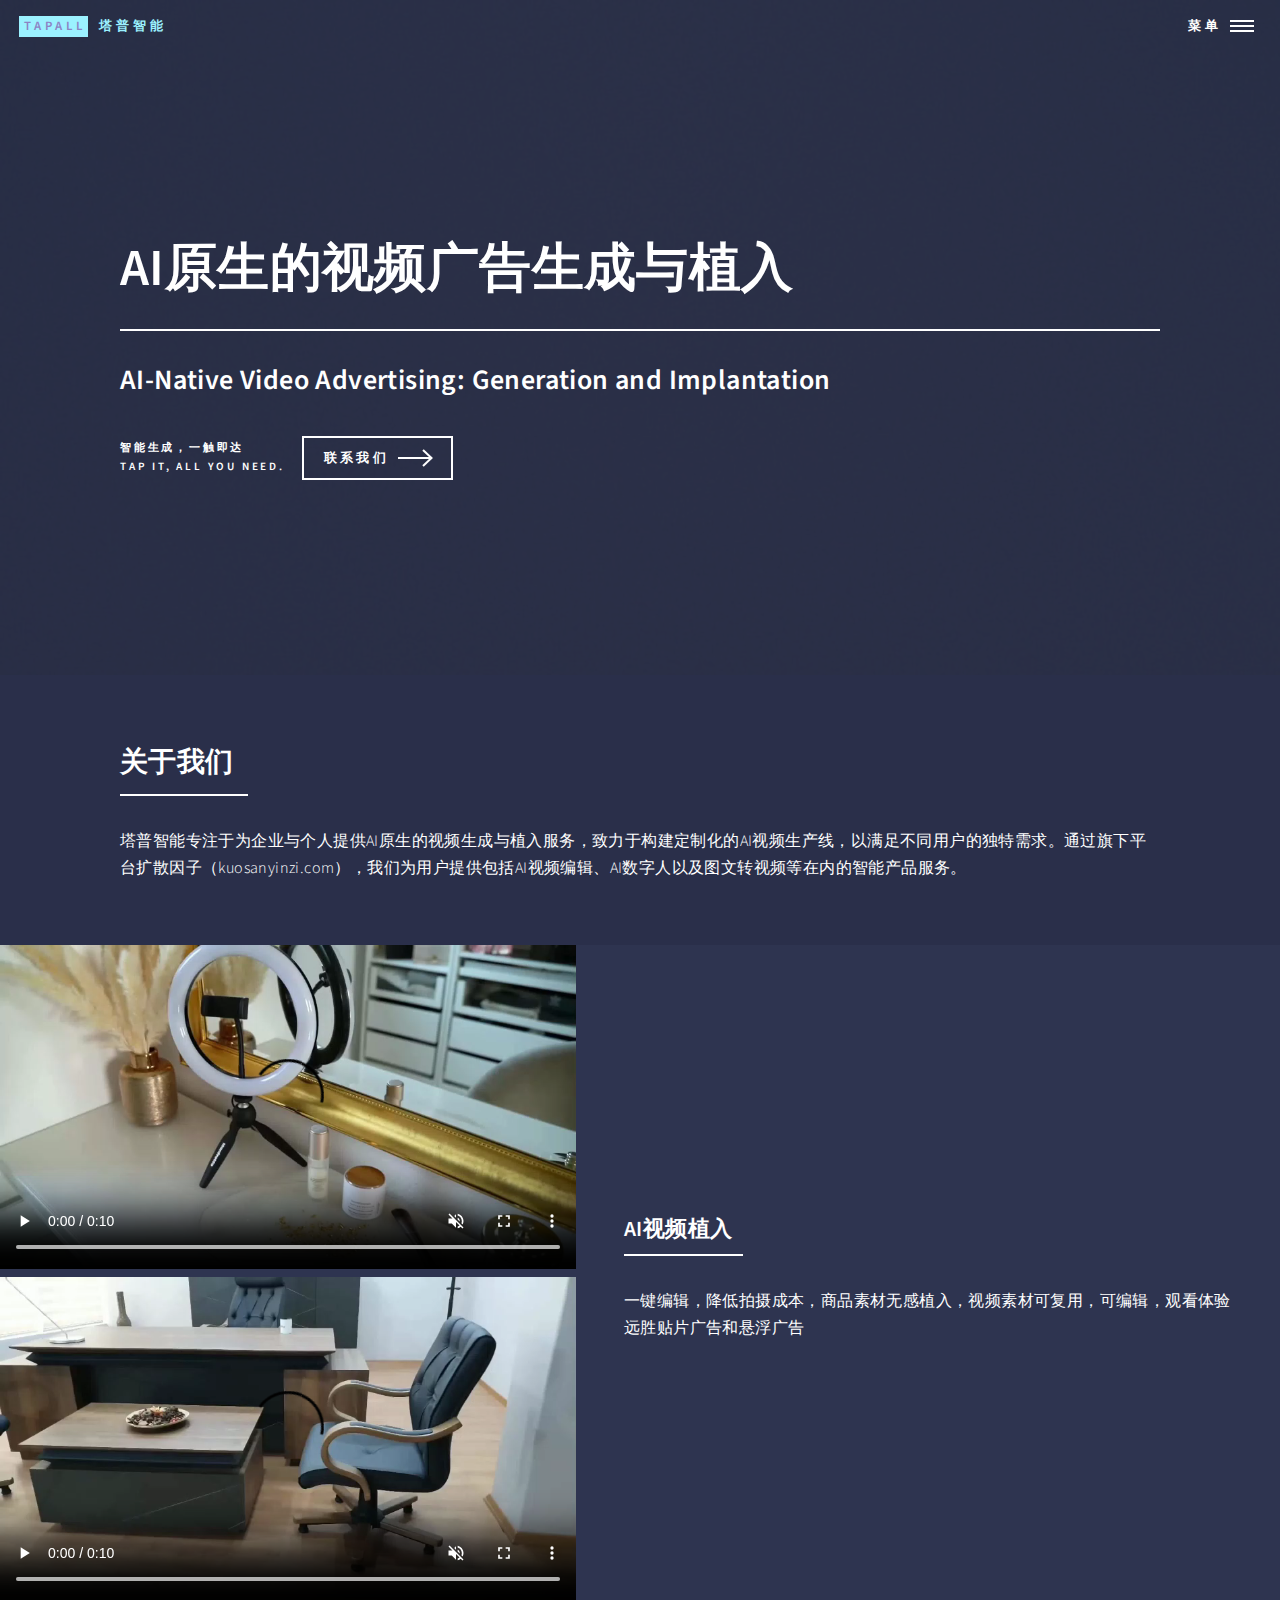
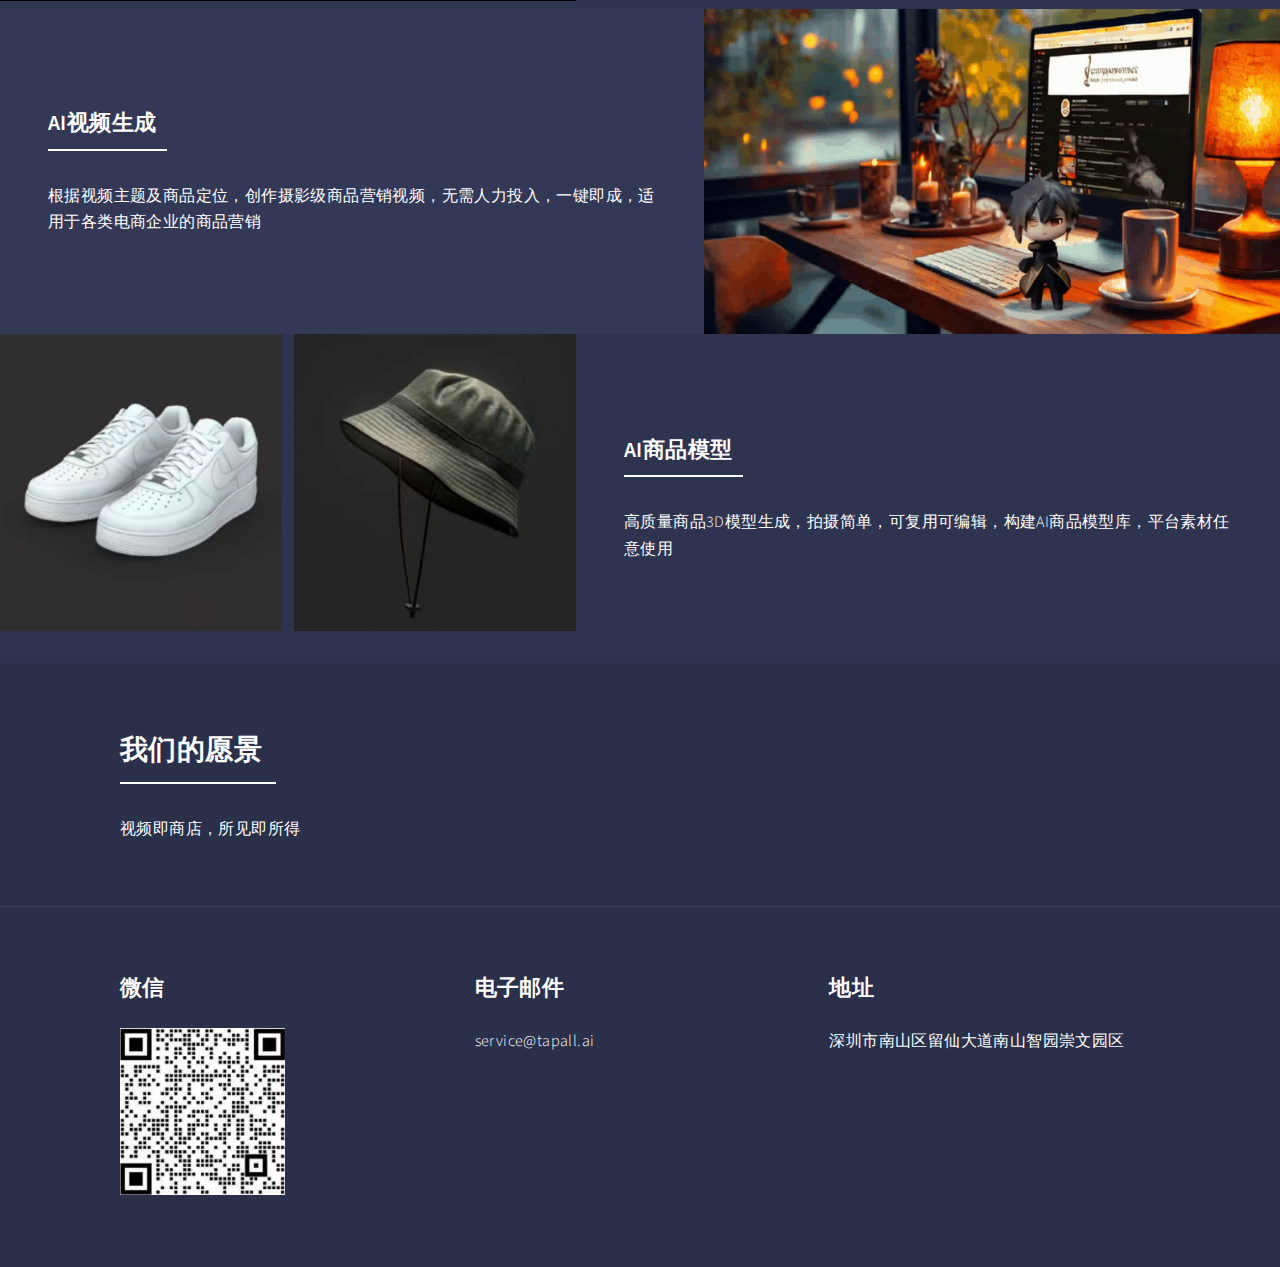
<file: index.html>
<!DOCTYPE HTML>
<!--
	Forty by HTML5 UP
	html5up.net | @ajlkn
	Free for personal and commercial use under the CCA 3.0 license (html5up.net/license)
-->
<html lang="zh-cmn-Hans">
	<head>
		<title>TAPALL</title>
		<meta charset="utf-8" />
		<meta name="viewport" content="width=device-width, initial-scale=1, user-scalable=no" />
		<link rel="stylesheet" href="assets/css/main.css" />
		<link rel="shortcut icon" href="images/favicon.ico" >
		<noscript><link rel="stylesheet" href="assets/css/noscript.css" /></noscript>
	</head>
	
	<body class="is-preload">

		<!-- Wrapper -->
			<div id="wrapper">

				<!-- Header -->
				<!-- Note: The "styleN" class below should match that of the banner element. -->
					<header id="header" class="alt style2">
						<a href="index.html" class="logo"><strong>TAPALL</strong> <span>塔普智能</span></a>
						<nav>
							<a href="#menu">菜单</a>
						</nav>
					</header>

				<!-- Menu -->
					<nav id="menu">
						<ul class="links">
							<li><a href="index.html">首页</a></li>
							<!-- <li><a href="landing.html">Landing</a></li>
							<li><a href="generic.html">Generic</a></li>
							<li><a href="elements.html">Elements</a></li> -->
						</ul>
						<ul class="links">
							<li><a href="#one">关于我们</a></li>
							<!-- <li><a href="landing.html">Landing</a></li>
							<li><a href="generic.html">Generic</a></li>
							<li><a href="elements.html">Elements</a></li> -->
						</ul>
						<ul class="links">
							<li><a href="#two">技术优势</a></li>
							<!-- <li><a href="landing.html">Landing</a></li>
							<li><a href="generic.html">Generic</a></li>
							<li><a href="elements.html">Elements</a></li> -->
						</ul>
						<ul class="links">
							<li><a href="#contact">联系我们</a></li>
							<!-- <li><a href="landing.html">Landing</a></li>
							<li><a href="generic.html">Generic</a></li>
							<li><a href="elements.html">Elements</a></li> -->
						</ul>
						<!-- <ul class="actions stacked">
							<li><a href="#" class="button primary fit">Get Started</a></li>
							<li><a href="#" class="button fit">Log In</a></li>
						</ul> -->
					</nav>

				<!-- Banner -->
				<!-- Note: The "styleN" class below should match that of the header element. -->
					<section id="banner" class="major">
						<div class="inner">
							<span class="image">
								<img src="images/pic05.jpg" alt="" />
							</span>
							<header class="major">
								<h1>AI原生的视频广告生成与植入</h1>
								<h2>AI-Native Video Advertising: Generation and Implantation</h2>
							</header>
							<div class="content">
								<p>智能生成，一触即达<br />
								Tap it, all you need.</p>
								<ul class="actions">
									<li><a href="#contact" class="button next scrolly">联系我们</a></li>
								</ul>
							</div>
						</div>
					</section>
<!-- 
								
									<section id="banner" class="major">
										<div class="inner">
											<header class="major">
												<h1>Hi, my name is Forty</h1>
											</header>
											<div class="content">
												<p>A responsive site template designed by HTML5 UP<br />
												and released under the Creative Commons.</p>
												<ul class="actions">
													<li><a href="#one" class="button next scrolly">Get Started</a></li>
												</ul>
											</div>
										</div>
									</section> -->



				<!-- Main -->
					<div id="main">

						<!-- One -->
							<section id="one">
								<div class="inner">
									<header class="major">
										<h2>关于我们</h2>
									</header>
									<p>塔普智能专注于为企业与个人提供AI原生的视频生成与植入服务，致力于构建定制化的AI视频生产线，以满足不同用户的独特需求。通过旗下平台扩散因子（kuosanyinzi.com），我们为用户提供包括AI视频编辑、AI数字人以及图文转视频等在内的智能产品服务。
										</p>
								</div>
							</section>

						<!-- Two -->
							<section id="two" class="spotlights">
								<section>

									<div class="image">
										<video playsinline width="100%" controls autoplay muted loop>
											<source src="videos/demo1.mp4" type="video/mp4">
											<source src="videos/demo1.ogg" type="video/ogg">
											您的浏览器不支持 video 标签。
										</video>
										<video playsinline width="100%" controls autoplay muted loop>
											<source src="videos/demo2.mp4" type="video/mp4">
											<source src="videos/demo2.ogg" type="video/ogg">
											您的浏览器不支持 video 标签。
										</video>
										<!-- <img src="images/F21.gif" alt="" data-position="top center" /> -->
									</div>

									<div class="content">
										<div class="inner">
											<header class="major">
												<h3>AI视频植入</h3>
											</header>
											<p>一键编辑，降低拍摄成本，商品素材无感植入，视频素材可复用，可编辑，观看体验远胜贴片广告和悬浮广告</p>
											<!-- <ul class="actions">
												<li><a href="generic.html" class="button">Learn more</a></li>
											</ul> -->
										</div>
									</div>
								</section>
								<section>
									<a href="generic.html" class="image">
										<img src="images/F21.gif" alt="" data-position="top center" />
									</a>
									<div class="content">
										<div class="inner">
											<header class="major">
												<h3>AI视频生成</h3>
											</header>
											<p>根据视频主题及商品定位，创作摄影级商品营销视频，无需人力投入，一键即成，适用于各类电商企业的商品营销</p>
											<!-- <ul class="actions">
												<li><a href="generic.html" class="button">Learn more</a></li>
											</ul> -->
										</div>
									</div>
								</section>
								<section>
									<a href="generic.html" class="image">
										<!-- <img src="images/func3.jpg" alt="" data-position="25% 25%" /> -->
										<div class="box alt">
											<div class="row gtr-50 gtr-uniform">
												<div class="col-6"><span class="image fit"><img src="images/F31.jpg" alt="" /></span></div>
												<div class="col-6"><span class="image fit"><img src="images/F32.jpg" alt="" /></span></div>
											</div>
										</div>
									</a>
									<div class="content">
										<div class="inner">
											<header class="major">
												<h3>AI商品模型</h3>
											</header>
											<p>高质量商品3D模型生成，拍摄简单，可复用可编辑，构建AI商品模型库，平台素材任意使用</p>
											<!-- <ul class="actions">
												<li><a href="generic.html" class="button">Learn more</a></li>
											</ul> -->
										</div>
									</div>
								</section>
							</section>

						<!-- Three -->
							<section id="three">
								<div class="inner">
									<header class="major">
										<h2>我们的愿景</h2>
									</header>
									<p>视频即商店，所见即所得</p>
									<!-- <ul class="actions">
										<li><a href="generic.html" class="button next">Get Started</a></li>
									</ul> -->
								</div>
							</section>

							<footer id="footer">
								<div class="inner">
									<div class="row">
										<div class="col-4 col-12-medium">
											<h3>微信</h3>
											<p><span class="image"><img src="images/contact_qrcode.png" alt="" width="50%"/></span></p>
										</div>
										<!-- <div class="col-4 col-12-medium">
											<h3>电话</h3>
											<p>15071721923</p>
										</div> -->
										<div class="col-4 col-12-medium">
											<h3>电子邮件</h3>
											<p>service@tapall.ai</p>
										</div>
										
										<div class="col-4 col-12-medium">
											<!-- <span class="icon solid alt fa-home"></span> -->
											<h3>地址</h3>
											<span>深圳市南山区留仙大道南山智园崇文园区</span>
										</div>
		
									</div>
								</div>
							</footer>

							

					</div>

				<!-- Footer -->
					<!-- <footer id="footer">
						<div class="inner">
							<ul class="icons">
								<li><a href="#" class="icon brands alt fa-twitter"><span class="label">Twitter</span></a></li>
								<li><a href="#" class="icon brands alt fa-facebook-f"><span class="label">Facebook</span></a></li>
								<li><a href="#" class="icon brands alt fa-instagram"><span class="label">Instagram</span></a></li>
								<li><a href="#" class="icon brands alt fa-github"><span class="label">GitHub</span></a></li>
								<li><a href="#" class="icon brands alt fa-linkedin-in"><span class="label">LinkedIn</span></a></li>
							</ul>
							<ul class="copyright">
								<li>&copy; Untitled</li><li>Design: <a href="https://html5up.net">HTML5 UP</a></li>
							</ul>
						</div>
					</footer> -->

			</div>

		<!-- Scripts -->
			<script src="assets/js/jquery.min.js"></script>
			<script src="assets/js/jquery.scrolly.min.js"></script>
			<script src="assets/js/jquery.scrollex.min.js"></script>
			<script src="assets/js/browser.min.js"></script>
			<script src="assets/js/breakpoints.min.js"></script>
			<script src="assets/js/util.js"></script>
			<script src="assets/js/main.js"></script>

	</body>
</html>
</file>
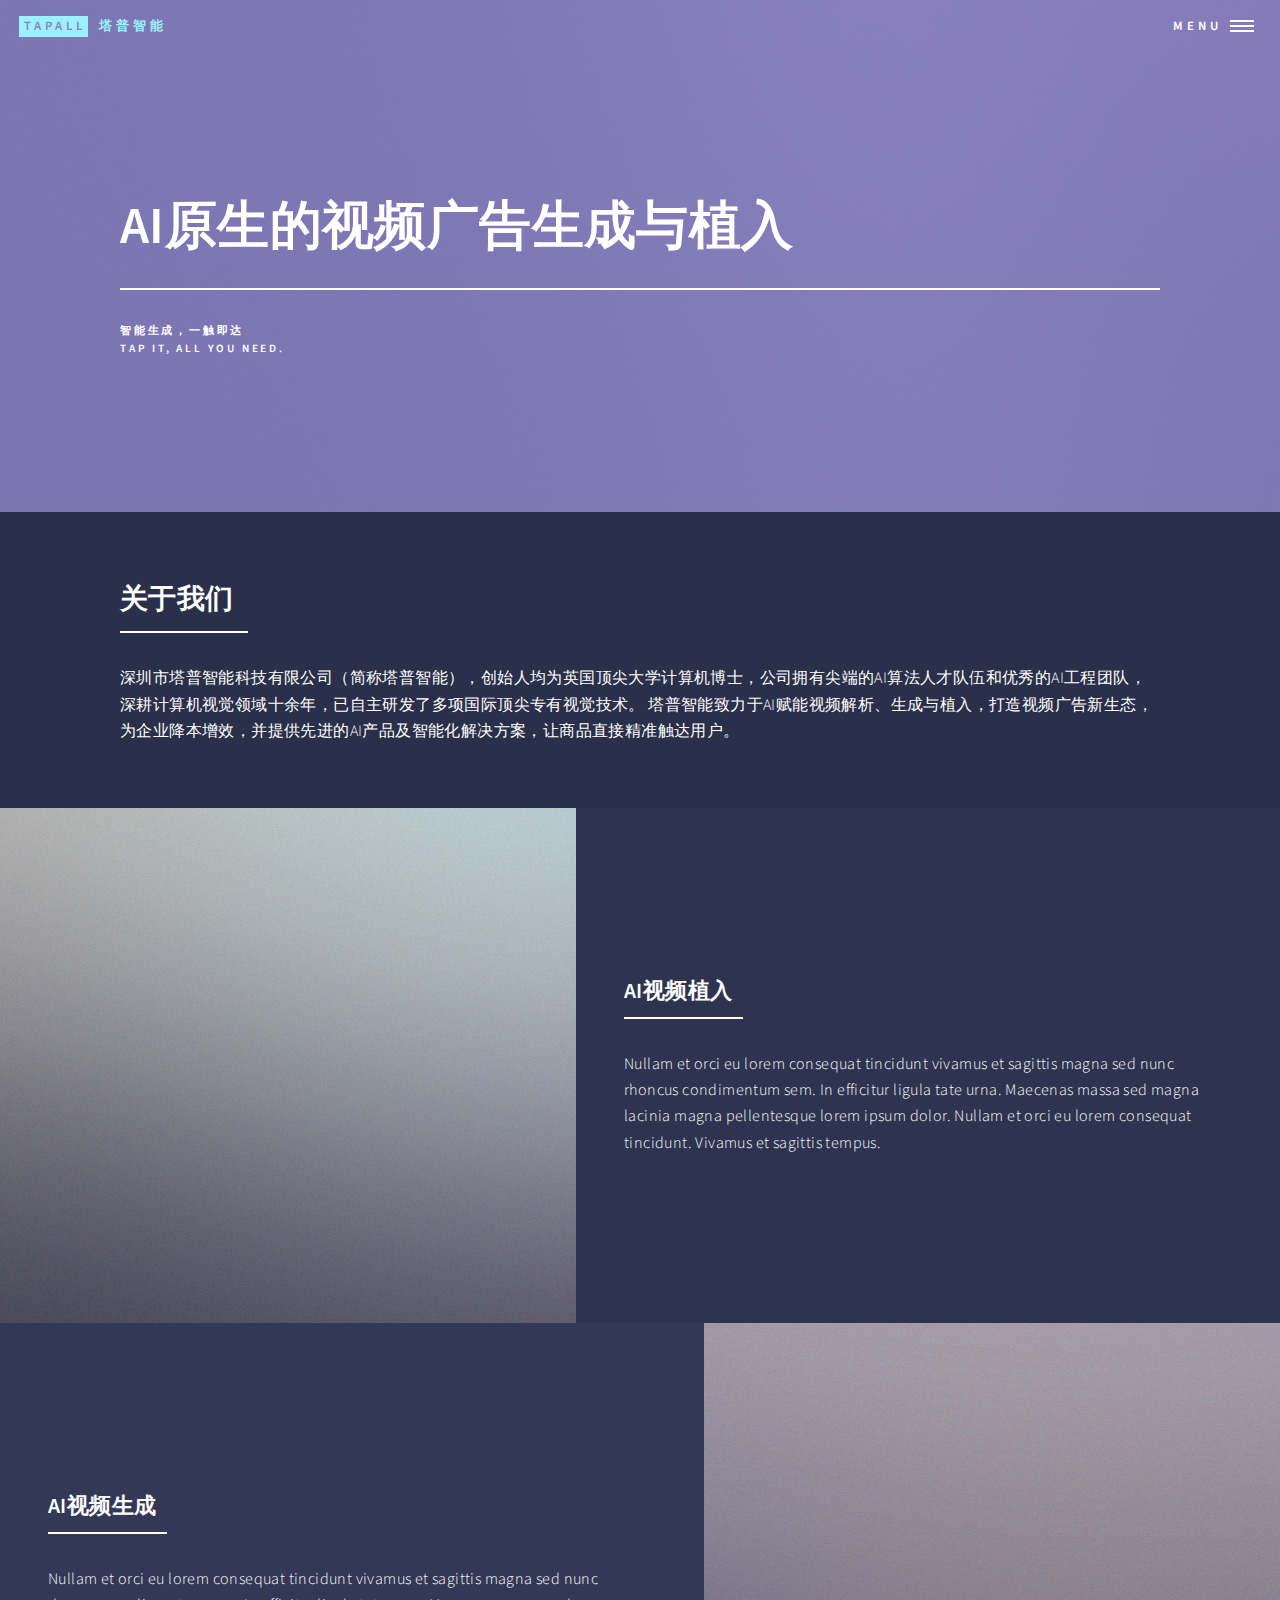
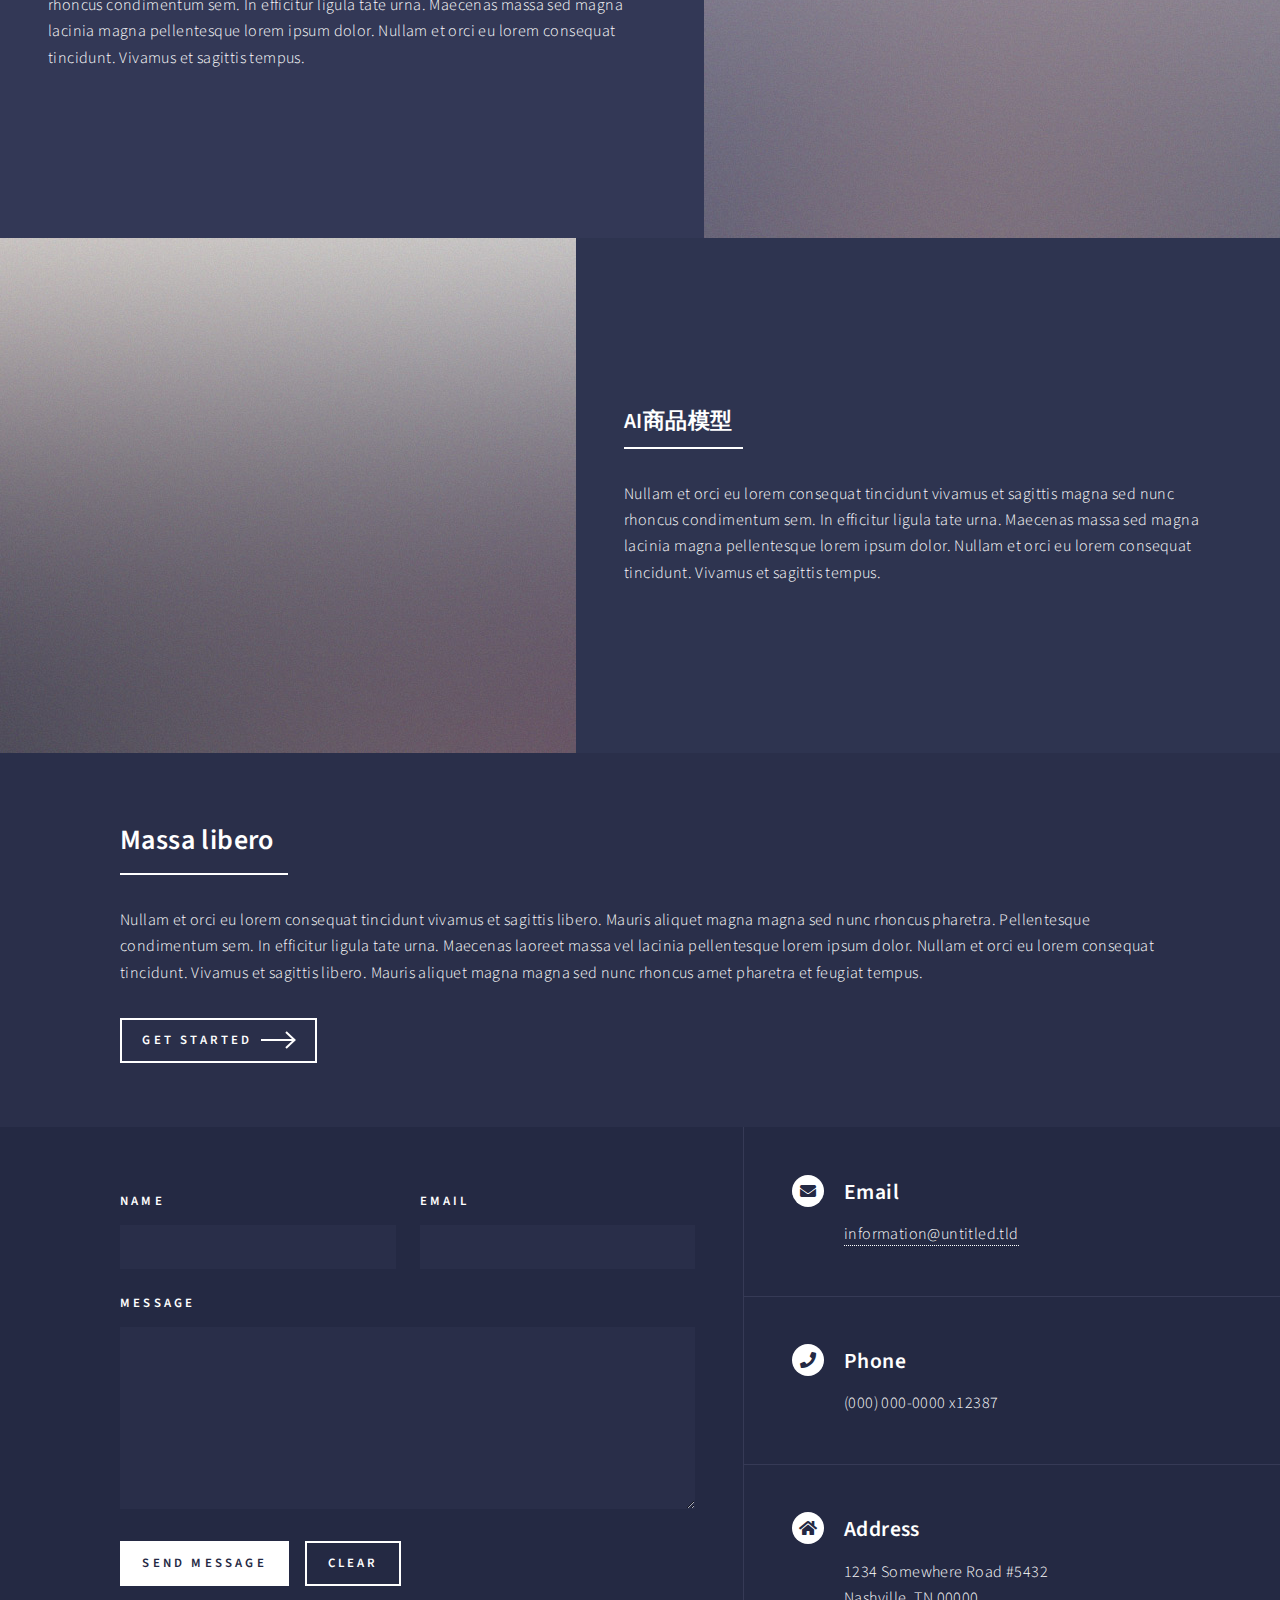
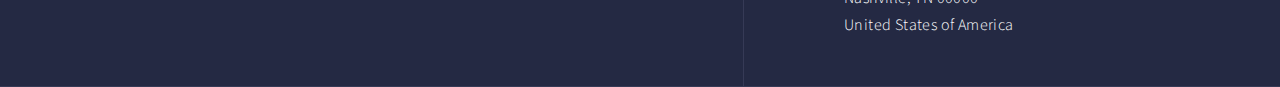
<file: landing.html>
<!DOCTYPE HTML>
<!--
	Forty by HTML5 UP
	html5up.net | @ajlkn
	Free for personal and commercial use under the CCA 3.0 license (html5up.net/license)
-->
<html>
	<head>
		<title>TAPALL</title>
		<meta charset="utf-8" />
		<meta name="viewport" content="width=device-width, initial-scale=1, user-scalable=no" />
		<link rel="stylesheet" href="assets/css/main.css" />
		<noscript><link rel="stylesheet" href="assets/css/noscript.css" /></noscript>
	</head>
	<body class="is-preload">

		<!-- Wrapper -->
			<div id="wrapper">

				<!-- Header -->
				<!-- Note: The "styleN" class below should match that of the banner element. -->
					<header id="header" class="alt style2">
						<a href="index.html" class="logo"><strong>TAPALL</strong> <span>塔普智能</span></a>
						<nav>
							<a href="#menu">Menu</a>
						</nav>
					</header>

				<!-- Menu -->
					<nav id="menu">
						<ul class="links">
							<li><a href="index.html">Home</a></li>
							<li><a href="landing.html">Landing</a></li>
							<li><a href="generic.html">Generic</a></li>
							<li><a href="elements.html">Elements</a></li>
						</ul>
						<ul class="actions stacked">
							<li><a href="#" class="button primary fit">Get Started</a></li>
							<li><a href="#" class="button fit">Log In</a></li>
						</ul>
					</nav>

				<!-- Banner -->
				<!-- Note: The "styleN" class below should match that of the header element. -->
					<section id="banner" class="style2">
						<div class="inner">
							<span class="image">
								<img src="images/pic07.jpg" alt="" />
							</span>
							<header class="major">
								<h1>AI原生的视频广告生成与植入</h1>
							</header>
							<div class="content">
								<p>智能生成，一触即达<br />
								Tap it, all you need.</p>
							</div>
						</div>
					</section>

				<!-- Main -->
					<div id="main">

						<!-- One -->
							<section id="one">
								<div class="inner">
									<header class="major">
										<h2>关于我们</h2>
									</header>
									<p>深圳市塔普智能科技有限公司（简称塔普智能），创始人均为英国顶尖大学计算机博士，公司拥有尖端的AI算法人才队伍和优秀的AI工程团队，深耕计算机视觉领域十余年，已自主研发了多项国际顶尖专有视觉技术。
										塔普智能致力于AI赋能视频解析、生成与植入，打造视频广告新生态，为企业降本增效，并提供先进的AI产品及智能化解决方案，让商品直接精准触达用户。
										</p>
								</div>
							</section>

						<!-- Two -->
							<section id="two" class="spotlights">
								<section>
									<a href="generic.html" class="image">
										<img src="images/pic08.jpg" alt="" data-position="center center" />
									</a>
									<div class="content">
										<div class="inner">
											<header class="major">
												<h3>AI视频植入</h3>
											</header>
											<p>Nullam et orci eu lorem consequat tincidunt vivamus et sagittis magna sed nunc rhoncus condimentum sem. In efficitur ligula tate urna. Maecenas massa sed magna lacinia magna pellentesque lorem ipsum dolor. Nullam et orci eu lorem consequat tincidunt. Vivamus et sagittis tempus.</p>
											<!-- <ul class="actions">
												<li><a href="generic.html" class="button">Learn more</a></li>
											</ul> -->
										</div>
									</div>
								</section>
								<section>
									<a href="generic.html" class="image">
										<img src="images/pic09.jpg" alt="" data-position="top center" />
									</a>
									<div class="content">
										<div class="inner">
											<header class="major">
												<h3>AI视频生成</h3>
											</header>
											<p>Nullam et orci eu lorem consequat tincidunt vivamus et sagittis magna sed nunc rhoncus condimentum sem. In efficitur ligula tate urna. Maecenas massa sed magna lacinia magna pellentesque lorem ipsum dolor. Nullam et orci eu lorem consequat tincidunt. Vivamus et sagittis tempus.</p>
											<!-- <ul class="actions">
												<li><a href="generic.html" class="button">Learn more</a></li>
											</ul> -->
										</div>
									</div>
								</section>
								<section>
									<a href="generic.html" class="image">
										<img src="images/pic10.jpg" alt="" data-position="25% 25%" />
									</a>
									<div class="content">
										<div class="inner">
											<header class="major">
												<h3>AI商品模型</h3>
											</header>
											<p>Nullam et orci eu lorem consequat tincidunt vivamus et sagittis magna sed nunc rhoncus condimentum sem. In efficitur ligula tate urna. Maecenas massa sed magna lacinia magna pellentesque lorem ipsum dolor. Nullam et orci eu lorem consequat tincidunt. Vivamus et sagittis tempus.</p>
											<!-- <ul class="actions">
												<li><a href="generic.html" class="button">Learn more</a></li>
											</ul> -->
										</div>
									</div>
								</section>
							</section>

						<!-- Three -->
							<section id="three">
								<div class="inner">
									<header class="major">
										<h2>Massa libero</h2>
									</header>
									<p>Nullam et orci eu lorem consequat tincidunt vivamus et sagittis libero. Mauris aliquet magna magna sed nunc rhoncus pharetra. Pellentesque condimentum sem. In efficitur ligula tate urna. Maecenas laoreet massa vel lacinia pellentesque lorem ipsum dolor. Nullam et orci eu lorem consequat tincidunt. Vivamus et sagittis libero. Mauris aliquet magna magna sed nunc rhoncus amet pharetra et feugiat tempus.</p>
									<ul class="actions">
										<li><a href="generic.html" class="button next">Get Started</a></li>
									</ul>
								</div>
							</section>

					</div>

				<!-- Contact -->
					<section id="contact">
						<div class="inner">
							<section>
								<form method="post" action="#">
									<div class="fields">
										<div class="field half">
											<label for="name">Name</label>
											<input type="text" name="name" id="name" />
										</div>
										<div class="field half">
											<label for="email">Email</label>
											<input type="text" name="email" id="email" />
										</div>
										<div class="field">
											<label for="message">Message</label>
											<textarea name="message" id="message" rows="6"></textarea>
										</div>
									</div>
									<ul class="actions">
										<li><input type="submit" value="Send Message" class="primary" /></li>
										<li><input type="reset" value="Clear" /></li>
									</ul>
								</form>
							</section>
							<section class="split">
								<section>
									<div class="contact-method">
										<span class="icon solid alt fa-envelope"></span>
										<h3>Email</h3>
										<a href="#">information@untitled.tld</a>
									</div>
								</section>
								<section>
									<div class="contact-method">
										<span class="icon solid alt fa-phone"></span>
										<h3>Phone</h3>
										<span>(000) 000-0000 x12387</span>
									</div>
								</section>
								<section>
									<div class="contact-method">
										<span class="icon solid alt fa-home"></span>
										<h3>Address</h3>
										<span>1234 Somewhere Road #5432<br />
										Nashville, TN 00000<br />
										United States of America</span>
									</div>
								</section>
							</section>
						</div>
					</section>

				<!-- Footer -->
					<!-- <footer id="footer">
						<div class="inner">
							<ul class="icons">
								<li><a href="#" class="icon brands alt fa-twitter"><span class="label">Twitter</span></a></li>
								<li><a href="#" class="icon brands alt fa-facebook-f"><span class="label">Facebook</span></a></li>
								<li><a href="#" class="icon brands alt fa-instagram"><span class="label">Instagram</span></a></li>
								<li><a href="#" class="icon brands alt fa-github"><span class="label">GitHub</span></a></li>
								<li><a href="#" class="icon brands alt fa-linkedin-in"><span class="label">LinkedIn</span></a></li>
							</ul>
							<ul class="copyright">
								<li>&copy; Untitled</li><li>Design: <a href="https://html5up.net">HTML5 UP</a></li>
							</ul>
						</div>
					</footer> -->

			</div>

		<!-- Scripts -->
			<script src="assets/js/jquery.min.js"></script>
			<script src="assets/js/jquery.scrolly.min.js"></script>
			<script src="assets/js/jquery.scrollex.min.js"></script>
			<script src="assets/js/browser.min.js"></script>
			<script src="assets/js/breakpoints.min.js"></script>
			<script src="assets/js/util.js"></script>
			<script src="assets/js/main.js"></script>

	</body>
</html>
</file>
<file: assets/css/noscript.css>
/*
	Forty by HTML5 UP
	html5up.net | @ajlkn
	Free for personal and commercial use under the CCA 3.0 license (html5up.net/license)
*/

/* Banner */

	body.is-preload #banner:after {
		opacity: 0.85;
	}

	body.is-preload #banner > .inner {
		-moz-filter: none;
		-webkit-filter: none;
		-ms-filter: none;
		filter: none;
		-moz-transform: none;
		-webkit-transform: none;
		-ms-transform: none;
		transform: none;
		opacity: 1;
	}
</file>
<file: assets/css/main.css>
@import url(fontawesome-all.min.css);
@import url("https://fonts.googleapis.com/css?family=Source+Sans+Pro:300,300italic,600,600italic");

/*
	Forty by HTML5 UP
	html5up.net | @ajlkn
	Free for personal and commercial use under the CCA 3.0 license (html5up.net/license)
*/

html, body, div, span, applet, object,
iframe, h1, h2, h3, h4, h5, h6, p, blockquote,
pre, a, abbr, acronym, address, big, cite,
code, del, dfn, em, img, ins, kbd, q, s, samp,
small, strike, strong, sub, sup, tt, var, b,
u, i, center, dl, dt, dd, ol, ul, li, fieldset,
form, label, legend, table, caption, tbody,
tfoot, thead, tr, th, td, article, aside,
canvas, details, embed, figure, figcaption,
footer, header, hgroup, menu, nav, output, ruby,
section, summary, time, mark, audio, video {
	margin: 0;
	padding: 0;
	border: 0;
	font-size: 100%;
	font: inherit;
	vertical-align: baseline;}

article, aside, details, figcaption, figure,
footer, header, hgroup, menu, nav, section {
	display: block;}

body {
	line-height: 1;
}

ol, ul {
	list-style: none;
}

blockquote, q {
	quotes: none;
}

	blockquote:before, blockquote:after, q:before, q:after {
		content: '';
		content: none;
	}

table {
	border-collapse: collapse;
	border-spacing: 0;
}

body {
	-webkit-text-size-adjust: none;
}

mark {
	background-color: transparent;
	color: inherit;
}

input::-moz-focus-inner {
	border: 0;
	padding: 0;
}

input, select, textarea {
	-moz-appearance: none;
	-webkit-appearance: none;
	-ms-appearance: none;
	appearance: none;
}

/* Basic */

	@-ms-viewport {
		width: device-width;
	}

	body {
		-ms-overflow-style: scrollbar;
	}

	@media screen and (max-width: 480px) {

		html, body {
			min-width: 320px;
		}

	}

	html {
		box-sizing: border-box;
	}

	*, *:before, *:after {
		box-sizing: inherit;
	}

	body {
		background: #242943;
	}

		body.is-preload *, body.is-preload *:before, body.is-preload *:after {
			-moz-animation: none !important;
			-webkit-animation: none !important;
			-ms-animation: none !important;
			animation: none !important;
			-moz-transition: none !important;
			-webkit-transition: none !important;
			-ms-transition: none !important;
			transition: none !important;
		}

/* Type */

	body, input, select, textarea {
		color: #ffffff;
		font-family: "Source Sans Pro", Helvetica, sans-serif;
		font-size: 17pt;
		font-weight: 300;
		letter-spacing: 0.025em;
		line-height: 1.65;
	}

		@media screen and (max-width: 1680px) {

			body, input, select, textarea {
				font-size: 14pt;
			}

		}

		@media screen and (max-width: 1280px) {

			body, input, select, textarea {
				font-size: 12pt;
			}

		}

		@media screen and (max-width: 360px) {

			body, input, select, textarea {
				font-size: 11pt;
			}

		}

	a {
		-moz-transition: color 0.2s ease-in-out, border-bottom-color 0.2s ease-in-out;
		-webkit-transition: color 0.2s ease-in-out, border-bottom-color 0.2s ease-in-out;
		-ms-transition: color 0.2s ease-in-out, border-bottom-color 0.2s ease-in-out;
		transition: color 0.2s ease-in-out, border-bottom-color 0.2s ease-in-out;
		border-bottom: dotted 1px;
		color: inherit;
		text-decoration: none;
	}

		a:hover {
			border-bottom-color: transparent;
			color: #9bf1ff !important;
		}

		a:active {
			color: #53e3fb !important;
		}

	strong, b {
		color: #ffffff;
		font-weight: 600;
	}

	em, i {
		font-style: italic;
	}

	p {
		margin: 0 0 2em 0;
	}

	h1, h2, h3, h4, h5, h6 {
		color: #ffffff;
		font-weight: 600;
		line-height: 1.65;
		margin: 0 0 1em 0;
	}

		h1 a, h2 a, h3 a, h4 a, h5 a, h6 a {
			color: inherit;
			border-bottom: 0;
		}

	h1 {
		font-size: 2.5em;
	}

	h2 {
		font-size: 1.75em;
	}

	h3 {
		font-size: 1.35em;
	}

	h4 {
		font-size: 1.1em;
	}

	h5 {
		font-size: 0.9em;
	}

	h6 {
		font-size: 0.7em;
	}

	@media screen and (max-width: 736px) {

		h1 {
			font-size: 2em;
		}

		h2 {
			font-size: 1.5em;
		}

		h3 {
			font-size: 1.25em;
		}

	}

	sub {
		font-size: 0.8em;
		position: relative;
		top: 0.5em;
	}

	sup {
		font-size: 0.8em;
		position: relative;
		top: -0.5em;
	}

	blockquote {
		border-left: solid 4px rgba(212, 212, 255, 0.1);
		font-style: italic;
		margin: 0 0 2em 0;
		padding: 0.5em 0 0.5em 2em;
	}

	code {
		background: rgba(212, 212, 255, 0.035);
		font-family: "Courier New", monospace;
		font-size: 0.9em;
		margin: 0 0.25em;
		padding: 0.25em 0.65em;
	}

	pre {
		-webkit-overflow-scrolling: touch;
		font-family: "Courier New", monospace;
		font-size: 0.9em;
		margin: 0 0 2em 0;
	}

		pre code {
			display: block;
			line-height: 1.75;
			padding: 1em 1.5em;
			overflow-x: auto;
		}

	hr {
		border: 0;
		border-bottom: solid 1px rgba(212, 212, 255, 0.1);
		margin: 2em 0;
	}

		hr.major {
			margin: 3em 0;
		}

	.align-left {
		text-align: left;
	}

	.align-center {
		text-align: center;
	}

	.align-right {
		text-align: right;
	}

/* Row */

	.row {
		display: flex;
		flex-wrap: wrap;
		box-sizing: border-box;
		align-items: stretch;
	}

		.row > * {
			box-sizing: border-box;
		}

		.row.gtr-uniform > * > :last-child {
			margin-bottom: 0;
		}

		.row.aln-left {
			justify-content: flex-start;
		}

		.row.aln-center {
			justify-content: center;
		}

		.row.aln-right {
			justify-content: flex-end;
		}

		.row.aln-top {
			align-items: flex-start;
		}

		.row.aln-middle {
			align-items: center;
		}

		.row.aln-bottom {
			align-items: flex-end;
		}

		.row > .imp {
			order: -1;
		}

		.row > .col-1 {
			width: 8.33333%;
		}

		.row > .off-1 {
			margin-left: 8.33333%;
		}

		.row > .col-2 {
			width: 16.66667%;
		}

		.row > .off-2 {
			margin-left: 16.66667%;
		}

		.row > .col-3 {
			width: 25%;
		}

		.row > .off-3 {
			margin-left: 25%;
		}

		.row > .col-4 {
			width: 33.33333%;
		}

		.row > .off-4 {
			margin-left: 33.33333%;
		}

		.row > .col-5 {
			width: 41.66667%;
		}

		.row > .off-5 {
			margin-left: 41.66667%;
		}

		.row > .col-6 {
			width: 50%;
		}

		.row > .off-6 {
			margin-left: 50%;
		}

		.row > .col-7 {
			width: 58.33333%;
		}

		.row > .off-7 {
			margin-left: 58.33333%;
		}

		.row > .col-8 {
			width: 66.66667%;
		}

		.row > .off-8 {
			margin-left: 66.66667%;
		}

		.row > .col-9 {
			width: 75%;
		}

		.row > .off-9 {
			margin-left: 75%;
		}

		.row > .col-10 {
			width: 83.33333%;
		}

		.row > .off-10 {
			margin-left: 83.33333%;
		}

		.row > .col-11 {
			width: 91.66667%;
		}

		.row > .off-11 {
			margin-left: 91.66667%;
		}

		.row > .col-12 {
			width: 100%;
		}

		.row > .off-12 {
			margin-left: 100%;
		}

		.row.gtr-0 {
			margin-top: 0;
			margin-left: 0em;
		}

			.row.gtr-0 > * {
				padding: 0 0 0 0em;
			}

			.row.gtr-0.gtr-uniform {
				margin-top: 0em;
			}

				.row.gtr-0.gtr-uniform > * {
					padding-top: 0em;
				}

		.row.gtr-25 {
			margin-top: 0;
			margin-left: -0.5em;
		}

			.row.gtr-25 > * {
				padding: 0 0 0 0.5em;
			}

			.row.gtr-25.gtr-uniform {
				margin-top: -0.5em;
			}

				.row.gtr-25.gtr-uniform > * {
					padding-top: 0.5em;
				}

		.row.gtr-50 {
			margin-top: 0;
			margin-left: -1em;
		}

			.row.gtr-50 > * {
				padding: 0 0 0 1em;
			}

			.row.gtr-50.gtr-uniform {
				margin-top: -1em;
			}

				.row.gtr-50.gtr-uniform > * {
					padding-top: 1em;
				}

		.row {
			margin-top: 0;
			margin-left: -2em;
		}

			.row > * {
				padding: 0 0 0 2em;
			}

			.row.gtr-uniform {
				margin-top: -2em;
			}

				.row.gtr-uniform > * {
					padding-top: 2em;
				}

		.row.gtr-150 {
			margin-top: 0;
			margin-left: -3em;
		}

			.row.gtr-150 > * {
				padding: 0 0 0 3em;
			}

			.row.gtr-150.gtr-uniform {
				margin-top: -3em;
			}

				.row.gtr-150.gtr-uniform > * {
					padding-top: 3em;
				}

		.row.gtr-200 {
			margin-top: 0;
			margin-left: -4em;
		}

			.row.gtr-200 > * {
				padding: 0 0 0 4em;
			}

			.row.gtr-200.gtr-uniform {
				margin-top: -4em;
			}

				.row.gtr-200.gtr-uniform > * {
					padding-top: 4em;
				}

		@media screen and (max-width: 1680px) {

			.row {
				display: flex;
				flex-wrap: wrap;
				box-sizing: border-box;
				align-items: stretch;
			}

				.row > * {
					box-sizing: border-box;
				}

				.row.gtr-uniform > * > :last-child {
					margin-bottom: 0;
				}

				.row.aln-left {
					justify-content: flex-start;
				}

				.row.aln-center {
					justify-content: center;
				}

				.row.aln-right {
					justify-content: flex-end;
				}

				.row.aln-top {
					align-items: flex-start;
				}

				.row.aln-middle {
					align-items: center;
				}

				.row.aln-bottom {
					align-items: flex-end;
				}

				.row > .imp-xlarge {
					order: -1;
				}

				.row > .col-1-xlarge {
					width: 8.33333%;
				}

				.row > .off-1-xlarge {
					margin-left: 8.33333%;
				}

				.row > .col-2-xlarge {
					width: 16.66667%;
				}

				.row > .off-2-xlarge {
					margin-left: 16.66667%;
				}

				.row > .col-3-xlarge {
					width: 25%;
				}

				.row > .off-3-xlarge {
					margin-left: 25%;
				}

				.row > .col-4-xlarge {
					width: 33.33333%;
				}

				.row > .off-4-xlarge {
					margin-left: 33.33333%;
				}

				.row > .col-5-xlarge {
					width: 41.66667%;
				}

				.row > .off-5-xlarge {
					margin-left: 41.66667%;
				}

				.row > .col-6-xlarge {
					width: 50%;
				}

				.row > .off-6-xlarge {
					margin-left: 50%;
				}

				.row > .col-7-xlarge {
					width: 58.33333%;
				}

				.row > .off-7-xlarge {
					margin-left: 58.33333%;
				}

				.row > .col-8-xlarge {
					width: 66.66667%;
				}

				.row > .off-8-xlarge {
					margin-left: 66.66667%;
				}

				.row > .col-9-xlarge {
					width: 75%;
				}

				.row > .off-9-xlarge {
					margin-left: 75%;
				}

				.row > .col-10-xlarge {
					width: 83.33333%;
				}

				.row > .off-10-xlarge {
					margin-left: 83.33333%;
				}

				.row > .col-11-xlarge {
					width: 91.66667%;
				}

				.row > .off-11-xlarge {
					margin-left: 91.66667%;
				}

				.row > .col-12-xlarge {
					width: 100%;
				}

				.row > .off-12-xlarge {
					margin-left: 100%;
				}

				.row.gtr-0 {
					margin-top: 0;
					margin-left: 0em;
				}

					.row.gtr-0 > * {
						padding: 0 0 0 0em;
					}

					.row.gtr-0.gtr-uniform {
						margin-top: 0em;
					}

						.row.gtr-0.gtr-uniform > * {
							padding-top: 0em;
						}

				.row.gtr-25 {
					margin-top: 0;
					margin-left: -0.5em;
				}

					.row.gtr-25 > * {
						padding: 0 0 0 0.5em;
					}

					.row.gtr-25.gtr-uniform {
						margin-top: -0.5em;
					}

						.row.gtr-25.gtr-uniform > * {
							padding-top: 0.5em;
						}

				.row.gtr-50 {
					margin-top: 0;
					margin-left: -1em;
				}

					.row.gtr-50 > * {
						padding: 0 0 0 1em;
					}

					.row.gtr-50.gtr-uniform {
						margin-top: -1em;
					}

						.row.gtr-50.gtr-uniform > * {
							padding-top: 1em;
						}

				.row {
					margin-top: 0;
					margin-left: -2em;
				}

					.row > * {
						padding: 0 0 0 2em;
					}

					.row.gtr-uniform {
						margin-top: -2em;
					}

						.row.gtr-uniform > * {
							padding-top: 2em;
						}

				.row.gtr-150 {
					margin-top: 0;
					margin-left: -3em;
				}

					.row.gtr-150 > * {
						padding: 0 0 0 3em;
					}

					.row.gtr-150.gtr-uniform {
						margin-top: -3em;
					}

						.row.gtr-150.gtr-uniform > * {
							padding-top: 3em;
						}

				.row.gtr-200 {
					margin-top: 0;
					margin-left: -4em;
				}

					.row.gtr-200 > * {
						padding: 0 0 0 4em;
					}

					.row.gtr-200.gtr-uniform {
						margin-top: -4em;
					}

						.row.gtr-200.gtr-uniform > * {
							padding-top: 4em;
						}

		}

		@media screen and (max-width: 1280px) {

			.row {
				display: flex;
				flex-wrap: wrap;
				box-sizing: border-box;
				align-items: stretch;
			}

				.row > * {
					box-sizing: border-box;
				}

				.row.gtr-uniform > * > :last-child {
					margin-bottom: 0;
				}

				.row.aln-left {
					justify-content: flex-start;
				}

				.row.aln-center {
					justify-content: center;
				}

				.row.aln-right {
					justify-content: flex-end;
				}

				.row.aln-top {
					align-items: flex-start;
				}

				.row.aln-middle {
					align-items: center;
				}

				.row.aln-bottom {
					align-items: flex-end;
				}

				.row > .imp-large {
					order: -1;
				}

				.row > .col-1-large {
					width: 8.33333%;
				}

				.row > .off-1-large {
					margin-left: 8.33333%;
				}

				.row > .col-2-large {
					width: 16.66667%;
				}

				.row > .off-2-large {
					margin-left: 16.66667%;
				}

				.row > .col-3-large {
					width: 25%;
				}

				.row > .off-3-large {
					margin-left: 25%;
				}

				.row > .col-4-large {
					width: 33.33333%;
				}

				.row > .off-4-large {
					margin-left: 33.33333%;
				}

				.row > .col-5-large {
					width: 41.66667%;
				}

				.row > .off-5-large {
					margin-left: 41.66667%;
				}

				.row > .col-6-large {
					width: 50%;
				}

				.row > .off-6-large {
					margin-left: 50%;
				}

				.row > .col-7-large {
					width: 58.33333%;
				}

				.row > .off-7-large {
					margin-left: 58.33333%;
				}

				.row > .col-8-large {
					width: 66.66667%;
				}

				.row > .off-8-large {
					margin-left: 66.66667%;
				}

				.row > .col-9-large {
					width: 75%;
				}

				.row > .off-9-large {
					margin-left: 75%;
				}

				.row > .col-10-large {
					width: 83.33333%;
				}

				.row > .off-10-large {
					margin-left: 83.33333%;
				}

				.row > .col-11-large {
					width: 91.66667%;
				}

				.row > .off-11-large {
					margin-left: 91.66667%;
				}

				.row > .col-12-large {
					width: 100%;
				}

				.row > .off-12-large {
					margin-left: 100%;
				}

				.row.gtr-0 {
					margin-top: 0;
					margin-left: 0em;
				}

					.row.gtr-0 > * {
						padding: 0 0 0 0em;
					}

					.row.gtr-0.gtr-uniform {
						margin-top: 0em;
					}

						.row.gtr-0.gtr-uniform > * {
							padding-top: 0em;
						}

				.row.gtr-25 {
					margin-top: 0;
					margin-left: -0.375em;
				}

					.row.gtr-25 > * {
						padding: 0 0 0 0.375em;
					}

					.row.gtr-25.gtr-uniform {
						margin-top: -0.375em;
					}

						.row.gtr-25.gtr-uniform > * {
							padding-top: 0.375em;
						}

				.row.gtr-50 {
					margin-top: 0;
					margin-left: -0.75em;
				}

					.row.gtr-50 > * {
						padding: 0 0 0 0.75em;
					}

					.row.gtr-50.gtr-uniform {
						margin-top: -0.75em;
					}

						.row.gtr-50.gtr-uniform > * {
							padding-top: 0.75em;
						}

				.row {
					margin-top: 0;
					margin-left: -1.5em;
				}

					.row > * {
						padding: 0 0 0 1.5em;
					}

					.row.gtr-uniform {
						margin-top: -1.5em;
					}

						.row.gtr-uniform > * {
							padding-top: 1.5em;
						}

				.row.gtr-150 {
					margin-top: 0;
					margin-left: -2.25em;
				}

					.row.gtr-150 > * {
						padding: 0 0 0 2.25em;
					}

					.row.gtr-150.gtr-uniform {
						margin-top: -2.25em;
					}

						.row.gtr-150.gtr-uniform > * {
							padding-top: 2.25em;
						}

				.row.gtr-200 {
					margin-top: 0;
					margin-left: -3em;
				}

					.row.gtr-200 > * {
						padding: 0 0 0 3em;
					}

					.row.gtr-200.gtr-uniform {
						margin-top: -3em;
					}

						.row.gtr-200.gtr-uniform > * {
							padding-top: 3em;
						}

		}

		@media screen and (max-width: 980px) {

			.row {
				display: flex;
				flex-wrap: wrap;
				box-sizing: border-box;
				align-items: stretch;
			}

				.row > * {
					box-sizing: border-box;
				}

				.row.gtr-uniform > * > :last-child {
					margin-bottom: 0;
				}

				.row.aln-left {
					justify-content: flex-start;
				}

				.row.aln-center {
					justify-content: center;
				}

				.row.aln-right {
					justify-content: flex-end;
				}

				.row.aln-top {
					align-items: flex-start;
				}

				.row.aln-middle {
					align-items: center;
				}

				.row.aln-bottom {
					align-items: flex-end;
				}

				.row > .imp-medium {
					order: -1;
				}

				.row > .col-1-medium {
					width: 8.33333%;
				}

				.row > .off-1-medium {
					margin-left: 8.33333%;
				}

				.row > .col-2-medium {
					width: 16.66667%;
				}

				.row > .off-2-medium {
					margin-left: 16.66667%;
				}

				.row > .col-3-medium {
					width: 25%;
				}

				.row > .off-3-medium {
					margin-left: 25%;
				}

				.row > .col-4-medium {
					width: 33.33333%;
				}

				.row > .off-4-medium {
					margin-left: 33.33333%;
				}

				.row > .col-5-medium {
					width: 41.66667%;
				}

				.row > .off-5-medium {
					margin-left: 41.66667%;
				}

				.row > .col-6-medium {
					width: 50%;
				}

				.row > .off-6-medium {
					margin-left: 50%;
				}

				.row > .col-7-medium {
					width: 58.33333%;
				}

				.row > .off-7-medium {
					margin-left: 58.33333%;
				}

				.row > .col-8-medium {
					width: 66.66667%;
				}

				.row > .off-8-medium {
					margin-left: 66.66667%;
				}

				.row > .col-9-medium {
					width: 75%;
				}

				.row > .off-9-medium {
					margin-left: 75%;
				}

				.row > .col-10-medium {
					width: 83.33333%;
				}

				.row > .off-10-medium {
					margin-left: 83.33333%;
				}

				.row > .col-11-medium {
					width: 91.66667%;
				}

				.row > .off-11-medium {
					margin-left: 91.66667%;
				}

				.row > .col-12-medium {
					width: 100%;
				}

				.row > .off-12-medium {
					margin-left: 100%;
				}

				.row.gtr-0 {
					margin-top: 0;
					margin-left: 0em;
				}

					.row.gtr-0 > * {
						padding: 0 0 0 0em;
					}

					.row.gtr-0.gtr-uniform {
						margin-top: 0em;
					}

						.row.gtr-0.gtr-uniform > * {
							padding-top: 0em;
						}

				.row.gtr-25 {
					margin-top: 0;
					margin-left: -0.375em;
				}

					.row.gtr-25 > * {
						padding: 0 0 0 0.375em;
					}

					.row.gtr-25.gtr-uniform {
						margin-top: -0.375em;
					}

						.row.gtr-25.gtr-uniform > * {
							padding-top: 0.375em;
						}

				.row.gtr-50 {
					margin-top: 0;
					margin-left: -0.75em;
				}

					.row.gtr-50 > * {
						padding: 0 0 0 0.75em;
					}

					.row.gtr-50.gtr-uniform {
						margin-top: -0.75em;
					}

						.row.gtr-50.gtr-uniform > * {
							padding-top: 0.75em;
						}

				.row {
					margin-top: 0;
					margin-left: -1.5em;
				}

					.row > * {
						padding: 0 0 0 1.5em;
					}

					.row.gtr-uniform {
						margin-top: -1.5em;
					}

						.row.gtr-uniform > * {
							padding-top: 1.5em;
						}

				.row.gtr-150 {
					margin-top: 0;
					margin-left: -2.25em;
				}

					.row.gtr-150 > * {
						padding: 0 0 0 2.25em;
					}

					.row.gtr-150.gtr-uniform {
						margin-top: -2.25em;
					}

						.row.gtr-150.gtr-uniform > * {
							padding-top: 2.25em;
						}

				.row.gtr-200 {
					margin-top: 0;
					margin-left: -3em;
				}

					.row.gtr-200 > * {
						padding: 0 0 0 3em;
					}

					.row.gtr-200.gtr-uniform {
						margin-top: -3em;
					}

						.row.gtr-200.gtr-uniform > * {
							padding-top: 3em;
						}

		}

		@media screen and (max-width: 736px) {

			.row {
				display: flex;
				flex-wrap: wrap;
				box-sizing: border-box;
				align-items: stretch;
			}

				.row > * {
					box-sizing: border-box;
				}

				.row.gtr-uniform > * > :last-child {
					margin-bottom: 0;
				}

				.row.aln-left {
					justify-content: flex-start;
				}

				.row.aln-center {
					justify-content: center;
				}

				.row.aln-right {
					justify-content: flex-end;
				}

				.row.aln-top {
					align-items: flex-start;
				}

				.row.aln-middle {
					align-items: center;
				}

				.row.aln-bottom {
					align-items: flex-end;
				}

				.row > .imp-small {
					order: -1;
				}

				.row > .col-1-small {
					width: 8.33333%;
				}

				.row > .off-1-small {
					margin-left: 8.33333%;
				}

				.row > .col-2-small {
					width: 16.66667%;
				}

				.row > .off-2-small {
					margin-left: 16.66667%;
				}

				.row > .col-3-small {
					width: 25%;
				}

				.row > .off-3-small {
					margin-left: 25%;
				}

				.row > .col-4-small {
					width: 33.33333%;
				}

				.row > .off-4-small {
					margin-left: 33.33333%;
				}

				.row > .col-5-small {
					width: 41.66667%;
				}

				.row > .off-5-small {
					margin-left: 41.66667%;
				}

				.row > .col-6-small {
					width: 50%;
				}

				.row > .off-6-small {
					margin-left: 50%;
				}

				.row > .col-7-small {
					width: 58.33333%;
				}

				.row > .off-7-small {
					margin-left: 58.33333%;
				}

				.row > .col-8-small {
					width: 66.66667%;
				}

				.row > .off-8-small {
					margin-left: 66.66667%;
				}

				.row > .col-9-small {
					width: 75%;
				}

				.row > .off-9-small {
					margin-left: 75%;
				}

				.row > .col-10-small {
					width: 83.33333%;
				}

				.row > .off-10-small {
					margin-left: 83.33333%;
				}

				.row > .col-11-small {
					width: 91.66667%;
				}

				.row > .off-11-small {
					margin-left: 91.66667%;
				}

				.row > .col-12-small {
					width: 100%;
				}

				.row > .off-12-small {
					margin-left: 100%;
				}

				.row.gtr-0 {
					margin-top: 0;
					margin-left: 0em;
				}

					.row.gtr-0 > * {
						padding: 0 0 0 0em;
					}

					.row.gtr-0.gtr-uniform {
						margin-top: 0em;
					}

						.row.gtr-0.gtr-uniform > * {
							padding-top: 0em;
						}

				.row.gtr-25 {
					margin-top: 0;
					margin-left: -0.3125em;
				}

					.row.gtr-25 > * {
						padding: 0 0 0 0.3125em;
					}

					.row.gtr-25.gtr-uniform {
						margin-top: -0.3125em;
					}

						.row.gtr-25.gtr-uniform > * {
							padding-top: 0.3125em;
						}

				.row.gtr-50 {
					margin-top: 0;
					margin-left: -0.625em;
				}

					.row.gtr-50 > * {
						padding: 0 0 0 0.625em;
					}

					.row.gtr-50.gtr-uniform {
						margin-top: -0.625em;
					}

						.row.gtr-50.gtr-uniform > * {
							padding-top: 0.625em;
						}

				.row {
					margin-top: 0;
					margin-left: -1.25em;
				}

					.row > * {
						padding: 0 0 0 1.25em;
					}

					.row.gtr-uniform {
						margin-top: -1.25em;
					}

						.row.gtr-uniform > * {
							padding-top: 1.25em;
						}

				.row.gtr-150 {
					margin-top: 0;
					margin-left: -1.875em;
				}

					.row.gtr-150 > * {
						padding: 0 0 0 1.875em;
					}

					.row.gtr-150.gtr-uniform {
						margin-top: -1.875em;
					}

						.row.gtr-150.gtr-uniform > * {
							padding-top: 1.875em;
						}

				.row.gtr-200 {
					margin-top: 0;
					margin-left: -2.5em;
				}

					.row.gtr-200 > * {
						padding: 0 0 0 2.5em;
					}

					.row.gtr-200.gtr-uniform {
						margin-top: -2.5em;
					}

						.row.gtr-200.gtr-uniform > * {
							padding-top: 2.5em;
						}

		}

		@media screen and (max-width: 480px) {

			.row {
				display: flex;
				flex-wrap: wrap;
				box-sizing: border-box;
				align-items: stretch;
			}

				.row > * {
					box-sizing: border-box;
				}

				.row.gtr-uniform > * > :last-child {
					margin-bottom: 0;
				}

				.row.aln-left {
					justify-content: flex-start;
				}

				.row.aln-center {
					justify-content: center;
				}

				.row.aln-right {
					justify-content: flex-end;
				}

				.row.aln-top {
					align-items: flex-start;
				}

				.row.aln-middle {
					align-items: center;
				}

				.row.aln-bottom {
					align-items: flex-end;
				}

				.row > .imp-xsmall {
					order: -1;
				}

				.row > .col-1-xsmall {
					width: 8.33333%;
				}

				.row > .off-1-xsmall {
					margin-left: 8.33333%;
				}

				.row > .col-2-xsmall {
					width: 16.66667%;
				}

				.row > .off-2-xsmall {
					margin-left: 16.66667%;
				}

				.row > .col-3-xsmall {
					width: 25%;
				}

				.row > .off-3-xsmall {
					margin-left: 25%;
				}

				.row > .col-4-xsmall {
					width: 33.33333%;
				}

				.row > .off-4-xsmall {
					margin-left: 33.33333%;
				}

				.row > .col-5-xsmall {
					width: 41.66667%;
				}

				.row > .off-5-xsmall {
					margin-left: 41.66667%;
				}

				.row > .col-6-xsmall {
					width: 50%;
				}

				.row > .off-6-xsmall {
					margin-left: 50%;
				}

				.row > .col-7-xsmall {
					width: 58.33333%;
				}

				.row > .off-7-xsmall {
					margin-left: 58.33333%;
				}

				.row > .col-8-xsmall {
					width: 66.66667%;
				}

				.row > .off-8-xsmall {
					margin-left: 66.66667%;
				}

				.row > .col-9-xsmall {
					width: 75%;
				}

				.row > .off-9-xsmall {
					margin-left: 75%;
				}

				.row > .col-10-xsmall {
					width: 83.33333%;
				}

				.row > .off-10-xsmall {
					margin-left: 83.33333%;
				}

				.row > .col-11-xsmall {
					width: 91.66667%;
				}

				.row > .off-11-xsmall {
					margin-left: 91.66667%;
				}

				.row > .col-12-xsmall {
					width: 100%;
				}

				.row > .off-12-xsmall {
					margin-left: 100%;
				}

				.row.gtr-0 {
					margin-top: 0;
					margin-left: 0em;
				}

					.row.gtr-0 > * {
						padding: 0 0 0 0em;
					}

					.row.gtr-0.gtr-uniform {
						margin-top: 0em;
					}

						.row.gtr-0.gtr-uniform > * {
							padding-top: 0em;
						}

				.row.gtr-25 {
					margin-top: 0;
					margin-left: -0.3125em;
				}

					.row.gtr-25 > * {
						padding: 0 0 0 0.3125em;
					}

					.row.gtr-25.gtr-uniform {
						margin-top: -0.3125em;
					}

						.row.gtr-25.gtr-uniform > * {
							padding-top: 0.3125em;
						}

				.row.gtr-50 {
					margin-top: 0;
					margin-left: -0.625em;
				}

					.row.gtr-50 > * {
						padding: 0 0 0 0.625em;
					}

					.row.gtr-50.gtr-uniform {
						margin-top: -0.625em;
					}

						.row.gtr-50.gtr-uniform > * {
							padding-top: 0.625em;
						}

				.row {
					margin-top: 0;
					margin-left: -1.25em;
				}

					.row > * {
						padding: 0 0 0 1.25em;
					}

					.row.gtr-uniform {
						margin-top: -1.25em;
					}

						.row.gtr-uniform > * {
							padding-top: 1.25em;
						}

				.row.gtr-150 {
					margin-top: 0;
					margin-left: -1.875em;
				}

					.row.gtr-150 > * {
						padding: 0 0 0 1.875em;
					}

					.row.gtr-150.gtr-uniform {
						margin-top: -1.875em;
					}

						.row.gtr-150.gtr-uniform > * {
							padding-top: 1.875em;
						}

				.row.gtr-200 {
					margin-top: 0;
					margin-left: -2.5em;
				}

					.row.gtr-200 > * {
						padding: 0 0 0 2.5em;
					}

					.row.gtr-200.gtr-uniform {
						margin-top: -2.5em;
					}

						.row.gtr-200.gtr-uniform > * {
							padding-top: 2.5em;
						}

		}

/* Section/Article */

	section.special, article.special {
		text-align: center;
	}

	header.major {
		width: -moz-max-content;
		width: -webkit-max-content;
		width: -ms-max-content;
		width: max-content;
		margin-bottom: 2em;
	}

		header.major > :first-child {
			margin-bottom: 0;
			width: calc(100% + 0.5em);
		}

			header.major > :first-child:after {
				content: '';
				background-color: #ffffff;
				display: block;
				height: 2px;
				margin: 0.325em 0 0.5em 0;
				width: 100%;
			}

		header.major > p {
			font-size: 0.7em;
			font-weight: 600;
			letter-spacing: 0.25em;
			margin-bottom: 0;
			text-transform: uppercase;
		}

		body.is-ie header.major > :first-child:after {
			max-width: 9em;
		}

		body.is-ie header.major > h1:after {
			max-width: 100% !important;
		}

	@media screen and (max-width: 736px) {

		header.major > p br {
			display: none;
		}

	}

/* Form */

	form {
		margin: 0 0 2em 0;
	}

		form > :last-child {
			margin-bottom: 0;
		}

		form > .fields {
			display: -moz-flex;
			display: -webkit-flex;
			display: -ms-flex;
			display: flex;
			-moz-flex-wrap: wrap;
			-webkit-flex-wrap: wrap;
			-ms-flex-wrap: wrap;
			flex-wrap: wrap;
			width: calc(100% + 3em);
			margin: -1.5em 0 2em -1.5em;
		}

			form > .fields > .field {
				-moz-flex-grow: 0;
				-webkit-flex-grow: 0;
				-ms-flex-grow: 0;
				flex-grow: 0;
				-moz-flex-shrink: 0;
				-webkit-flex-shrink: 0;
				-ms-flex-shrink: 0;
				flex-shrink: 0;
				padding: 1.5em 0 0 1.5em;
				width: calc(100% - 1.5em);
			}

				form > .fields > .field.half {
					width: calc(50% - 0.75em);
				}

				form > .fields > .field.third {
					width: calc(100%/3 - 0.5em);
				}

				form > .fields > .field.quarter {
					width: calc(25% - 0.375em);
				}

		@media screen and (max-width: 480px) {

			form > .fields {
				width: calc(100% + 3em);
				margin: -1.5em 0 2em -1.5em;
			}

				form > .fields > .field {
					padding: 1.5em 0 0 1.5em;
					width: calc(100% - 1.5em);
				}

					form > .fields > .field.half {
						width: calc(100% - 1.5em);
					}

					form > .fields > .field.third {
						width: calc(100% - 1.5em);
					}

					form > .fields > .field.quarter {
						width: calc(100% - 1.5em);
					}

		}

	label {
		color: #ffffff;
		display: block;
		font-size: 0.8em;
		font-weight: 600;
		letter-spacing: 0.25em;
		margin: 0 0 1em 0;
		text-transform: uppercase;
	}

	input[type="text"],
	input[type="password"],
	input[type="email"],
	input[type="tel"],
	input[type="search"],
	input[type="url"],
	select,
	textarea {
		-moz-appearance: none;
		-webkit-appearance: none;
		-ms-appearance: none;
		appearance: none;
		background: rgba(212, 212, 255, 0.035);
		border: none;
		border-radius: 0;
		color: inherit;
		display: block;
		outline: 0;
		padding: 0 1em;
		text-decoration: none;
		width: 100%;
	}

		input[type="text"]:invalid,
		input[type="password"]:invalid,
		input[type="email"]:invalid,
		input[type="tel"]:invalid,
		input[type="search"]:invalid,
		input[type="url"]:invalid,
		select:invalid,
		textarea:invalid {
			box-shadow: none;
		}

		input[type="text"]:focus,
		input[type="password"]:focus,
		input[type="email"]:focus,
		input[type="tel"]:focus,
		input[type="search"]:focus,
		input[type="url"]:focus,
		select:focus,
		textarea:focus {
			border-color: #9bf1ff;
			box-shadow: 0 0 0 2px #9bf1ff;
		}

	select {
		background-image: url("data:image/svg+xml;charset=utf8,%3Csvg xmlns='http://www.w3.org/2000/svg' width='40' height='40' preserveAspectRatio='none' viewBox='0 0 40 40'%3E%3Cpath d='M9.4,12.3l10.4,10.4l10.4-10.4c0.2-0.2,0.5-0.4,0.9-0.4c0.3,0,0.6,0.1,0.9,0.4l3.3,3.3c0.2,0.2,0.4,0.5,0.4,0.9 c0,0.4-0.1,0.6-0.4,0.9L20.7,31.9c-0.2,0.2-0.5,0.4-0.9,0.4c-0.3,0-0.6-0.1-0.9-0.4L4.3,17.3c-0.2-0.2-0.4-0.5-0.4-0.9 c0-0.4,0.1-0.6,0.4-0.9l3.3-3.3c0.2-0.2,0.5-0.4,0.9-0.4S9.1,12.1,9.4,12.3z' fill='rgba(212, 212, 255, 0.1)' /%3E%3C/svg%3E");
		background-size: 1.25rem;
		background-repeat: no-repeat;
		background-position: calc(100% - 1rem) center;
		height: 2.75em;
		padding-right: 2.75em;
		text-overflow: ellipsis;
	}

		select option {
			color: #ffffff;
			background: #242943;
		}

		select:focus::-ms-value {
			background-color: transparent;
		}

		select::-ms-expand {
			display: none;
		}

	input[type="text"],
	input[type="password"],
	input[type="email"],
	input[type="tel"],
	input[type="search"],
	input[type="url"],
	select {
		height: 2.75em;
	}

	textarea {
		padding: 0.75em 1em;
	}

	input[type="checkbox"],
	input[type="radio"] {
		-moz-appearance: none;
		-webkit-appearance: none;
		-ms-appearance: none;
		appearance: none;
		display: block;
		float: left;
		margin-right: -2em;
		opacity: 0;
		width: 1em;
		z-index: -1;
	}

		input[type="checkbox"] + label,
		input[type="radio"] + label {
			text-decoration: none;
			color: #ffffff;
			cursor: pointer;
			display: inline-block;
			font-weight: 300;
			padding-left: 2.65em;
			padding-right: 0.75em;
			position: relative;
		}

			input[type="checkbox"] + label:before,
			input[type="radio"] + label:before {
				-moz-osx-font-smoothing: grayscale;
				-webkit-font-smoothing: antialiased;
				display: inline-block;
				font-style: normal;
				font-variant: normal;
				text-rendering: auto;
				line-height: 1;
				text-transform: none !important;
				font-family: 'Font Awesome 5 Free';
				font-weight: 900;
			}

			input[type="checkbox"] + label:before,
			input[type="radio"] + label:before {
				background: rgba(212, 212, 255, 0.035);
				content: '';
				display: inline-block;
				font-size: 0.8em;
				height: 2.0625em;
				left: 0;
				letter-spacing: 0;
				line-height: 2.0625em;
				position: absolute;
				text-align: center;
				top: 0;
				width: 2.0625em;
			}

		input[type="checkbox"]:checked + label:before,
		input[type="radio"]:checked + label:before {
			background: #ffffff;
			border-color: #9bf1ff;
			content: '\f00c';
			color: #242943;
		}

		input[type="checkbox"]:focus + label:before,
		input[type="radio"]:focus + label:before {
			box-shadow: 0 0 0 2px #9bf1ff;
		}

	input[type="radio"] + label:before {
		border-radius: 100%;
	}

	::-webkit-input-placeholder {
		color: rgba(244, 244, 255, 0.2) !important;
		opacity: 1.0;
	}

	:-moz-placeholder {
		color: rgba(244, 244, 255, 0.2) !important;
		opacity: 1.0;
	}

	::-moz-placeholder {
		color: rgba(244, 244, 255, 0.2) !important;
		opacity: 1.0;
	}

	:-ms-input-placeholder {
		color: rgba(244, 244, 255, 0.2) !important;
		opacity: 1.0;
	}

/* Box */

	.box {
		border: solid 1px rgba(212, 212, 255, 0.1);
		margin-bottom: 2em;
		padding: 1.5em;
	}

		.box > :last-child,
		.box > :last-child > :last-child,
		.box > :last-child > :last-child > :last-child {
			margin-bottom: 0;
		}

		.box.alt {
			border: 0;
			border-radius: 0;
			padding: 0;
		}

/* Icon */

	.icon {
		text-decoration: none;
		border-bottom: none;
		position: relative;
	}

		.icon:before {
			-moz-osx-font-smoothing: grayscale;
			-webkit-font-smoothing: antialiased;
			display: inline-block;
			font-style: normal;
			font-variant: normal;
			text-rendering: auto;
			line-height: 1;
			text-transform: none !important;
			font-family: 'Font Awesome 5 Free';
			font-weight: 400;
		}

		.icon > .label {
			display: none;
		}

		.icon:before {
			line-height: inherit;
		}

		.icon.solid:before {
			font-weight: 900;
		}

		.icon.brands:before {
			font-family: 'Font Awesome 5 Brands';
		}

		.icon.alt:before {
			background-color: #ffffff;
			border-radius: 100%;
			color: #242943;
			display: inline-block;
			height: 2em;
			line-height: 2em;
			text-align: center;
			width: 2em;
		}

	a.icon.alt:before {
		-moz-transition: background-color 0.2s ease-in-out;
		-webkit-transition: background-color 0.2s ease-in-out;
		-ms-transition: background-color 0.2s ease-in-out;
		transition: background-color 0.2s ease-in-out;
	}

	a.icon.alt:hover:before {
		background-color: #6fc3df;
	}

	a.icon.alt:active:before {
		background-color: #37a6cb;
	}

/* Image */

	.image {
		border: 0;
		display: inline-block;
		position: relative;
	}

		.image img {
			display: block;
		}

		.image.left, .image.right {
			max-width: 30%;
		}

			.image.left img, .image.right img {
				width: 100%;
			}

		.image.left {
			float: left;
			margin: 0 1.5em 1.25em 0;
			top: 0.25em;
		}

		.image.right {
			float: right;
			margin: 0 0 1.25em 1.5em;
			top: 0.25em;
		}

		.image.fit {
			display: block;
			margin: 0 0 2em 0;
			width: 100%;
		}

			.image.fit img {
				width: 100%;
			}

		.image.main {
			display: block;
			margin: 2.5em 0;
			width: 100%;
		}

			.image.main img {
				width: 100%;
			}

			@media screen and (max-width: 736px) {

				.image.main {
					margin: 1.5em 0;
				}

			}

/* List */

	ol {
		list-style: decimal;
		margin: 0 0 2em 0;
		padding-left: 1.25em;
	}

		ol li {
			padding-left: 0.25em;
		}

	ul {
		list-style: disc;
		margin: 0 0 2em 0;
		padding-left: 1em;
	}

		ul li {
			padding-left: 0.5em;
		}

		ul.alt {
			list-style: none;
			padding-left: 0;
		}

			ul.alt li {
				border-top: solid 1px rgba(212, 212, 255, 0.1);
				padding: 0.5em 0;
			}

				ul.alt li:first-child {
					border-top: 0;
					padding-top: 0;
				}

	dl {
		margin: 0 0 2em 0;
	}

		dl dt {
			display: block;
			font-weight: 600;
			margin: 0 0 1em 0;
		}

		dl dd {
			margin-left: 2em;
		}

/* Actions */

	ul.actions {
		display: -moz-flex;
		display: -webkit-flex;
		display: -ms-flex;
		display: flex;
		cursor: default;
		list-style: none;
		margin-left: -1em;
		padding-left: 0;
	}

		ul.actions li {
			padding: 0 0 0 1em;
			vertical-align: middle;
		}

		ul.actions.special {
			-moz-justify-content: center;
			-webkit-justify-content: center;
			-ms-justify-content: center;
			justify-content: center;
			width: 100%;
			margin-left: 0;
		}

			ul.actions.special li:first-child {
				padding-left: 0;
			}

		ul.actions.stacked {
			-moz-flex-direction: column;
			-webkit-flex-direction: column;
			-ms-flex-direction: column;
			flex-direction: column;
			margin-left: 0;
		}

			ul.actions.stacked li {
				padding: 1.3em 0 0 0;
			}

				ul.actions.stacked li:first-child {
					padding-top: 0;
				}

		ul.actions.fit {
			width: calc(100% + 1em);
		}

			ul.actions.fit li {
				-moz-flex-grow: 1;
				-webkit-flex-grow: 1;
				-ms-flex-grow: 1;
				flex-grow: 1;
				-moz-flex-shrink: 1;
				-webkit-flex-shrink: 1;
				-ms-flex-shrink: 1;
				flex-shrink: 1;
				width: 100%;
			}

				ul.actions.fit li > * {
					width: 100%;
				}

			ul.actions.fit.stacked {
				width: 100%;
			}

/* Icons */

	ul.icons {
		cursor: default;
		list-style: none;
		padding-left: 0;
	}

		ul.icons li {
			display: inline-block;
			padding: 0 1em 0 0;
		}

			ul.icons li:last-child {
				padding-right: 0;
			}

		@media screen and (max-width: 736px) {

			ul.icons li {
				padding: 0 0.75em 0 0;
			}

		}

/* Pagination */

	ul.pagination {
		cursor: default;
		list-style: none;
		padding-left: 0;
	}

		ul.pagination li {
			display: inline-block;
			padding-left: 0;
			vertical-align: middle;
		}

			ul.pagination li > .page {
				-moz-transition: background-color 0.2s ease-in-out, color 0.2s ease-in-out;
				-webkit-transition: background-color 0.2s ease-in-out, color 0.2s ease-in-out;
				-ms-transition: background-color 0.2s ease-in-out, color 0.2s ease-in-out;
				transition: background-color 0.2s ease-in-out, color 0.2s ease-in-out;
				border-bottom: 0;
				display: inline-block;
				font-size: 0.8em;
				font-weight: 600;
				height: 1.5em;
				line-height: 1.5em;
				margin: 0 0.125em;
				min-width: 1.5em;
				padding: 0 0.5em;
				text-align: center;
			}

				ul.pagination li > .page.active {
					background-color: #ffffff;
					color: #242943;
				}

					ul.pagination li > .page.active:hover {
						background-color: #9bf1ff;
						color: #242943 !important;
					}

					ul.pagination li > .page.active:active {
						background-color: #53e3fb;
					}

			ul.pagination li:first-child {
				padding-right: 0.75em;
			}

			ul.pagination li:last-child {
				padding-left: 0.75em;
			}

		@media screen and (max-width: 480px) {

			ul.pagination li:nth-child(n+2):nth-last-child(n+2) {
				display: none;
			}

			ul.pagination li:first-child {
				padding-right: 0;
			}

		}

/* Table */

	.table-wrapper {
		-webkit-overflow-scrolling: touch;
		overflow-x: auto;
	}

	table {
		margin: 0 0 2em 0;
		width: 100%;
	}

		table tbody tr {
			border: solid 1px rgba(212, 212, 255, 0.1);
			border-left: 0;
			border-right: 0;
		}

			table tbody tr:nth-child(2n + 1) {
				background-color: rgba(212, 212, 255, 0.035);
			}

		table td {
			padding: 0.75em 0.75em;
		}

		table th {
			color: #ffffff;
			font-size: 0.9em;
			font-weight: 600;
			padding: 0 0.75em 0.75em 0.75em;
			text-align: left;
		}

		table thead {
			border-bottom: solid 2px rgba(212, 212, 255, 0.1);
		}

		table tfoot {
			border-top: solid 2px rgba(212, 212, 255, 0.1);
		}

		table.alt {
			border-collapse: separate;
		}

			table.alt tbody tr td {
				border: solid 1px rgba(212, 212, 255, 0.1);
				border-left-width: 0;
				border-top-width: 0;
			}

				table.alt tbody tr td:first-child {
					border-left-width: 1px;
				}

			table.alt tbody tr:first-child td {
				border-top-width: 1px;
			}

			table.alt thead {
				border-bottom: 0;
			}

			table.alt tfoot {
				border-top: 0;
			}

/* Button */

	input[type="submit"],
	input[type="reset"],
	input[type="button"],
	button,
	.button {
		-moz-appearance: none;
		-webkit-appearance: none;
		-ms-appearance: none;
		appearance: none;
		-moz-transition: background-color 0.2s ease-in-out, box-shadow 0.2s ease-in-out, color 0.2s ease-in-out;
		-webkit-transition: background-color 0.2s ease-in-out, box-shadow 0.2s ease-in-out, color 0.2s ease-in-out;
		-ms-transition: background-color 0.2s ease-in-out, box-shadow 0.2s ease-in-out, color 0.2s ease-in-out;
		transition: background-color 0.2s ease-in-out, box-shadow 0.2s ease-in-out, color 0.2s ease-in-out;
		background-color: transparent;
		border: 0;
		border-radius: 0;
		box-shadow: inset 0 0 0 2px #ffffff;
		color: #ffffff;
		cursor: pointer;
		display: inline-block;
		font-size: 0.8em;
		font-weight: 600;
		height: 3.5em;
		letter-spacing: 0.25em;
		line-height: 3.5em;
		padding: 0 1.75em;
		text-align: center;
		text-decoration: none;
		text-transform: uppercase;
		white-space: nowrap;
	}

		input[type="submit"]:hover, input[type="submit"]:active,
		input[type="reset"]:hover,
		input[type="reset"]:active,
		input[type="button"]:hover,
		input[type="button"]:active,
		button:hover,
		button:active,
		.button:hover,
		.button:active {
			box-shadow: inset 0 0 0 2px #9bf1ff;
			color: #9bf1ff;
		}

		input[type="submit"]:active,
		input[type="reset"]:active,
		input[type="button"]:active,
		button:active,
		.button:active {
			background-color: rgba(155, 241, 255, 0.1);
			box-shadow: inset 0 0 0 2px #53e3fb;
			color: #53e3fb;
		}

		input[type="submit"].icon:before,
		input[type="reset"].icon:before,
		input[type="button"].icon:before,
		button.icon:before,
		.button.icon:before {
			margin-right: 0.5em;
		}

		input[type="submit"].fit,
		input[type="reset"].fit,
		input[type="button"].fit,
		button.fit,
		.button.fit {
			width: 100%;
		}

		input[type="submit"].small,
		input[type="reset"].small,
		input[type="button"].small,
		button.small,
		.button.small {
			font-size: 0.6em;
		}

		input[type="submit"].large,
		input[type="reset"].large,
		input[type="button"].large,
		button.large,
		.button.large {
			font-size: 1.25em;
			height: 3em;
			line-height: 3em;
		}

		input[type="submit"].next,
		input[type="reset"].next,
		input[type="button"].next,
		button.next,
		.button.next {
			padding-right: 4.5em;
			position: relative;
		}

			input[type="submit"].next:before, input[type="submit"].next:after,
			input[type="reset"].next:before,
			input[type="reset"].next:after,
			input[type="button"].next:before,
			input[type="button"].next:after,
			button.next:before,
			button.next:after,
			.button.next:before,
			.button.next:after {
				-moz-transition: opacity 0.2s ease-in-out;
				-webkit-transition: opacity 0.2s ease-in-out;
				-ms-transition: opacity 0.2s ease-in-out;
				transition: opacity 0.2s ease-in-out;
				background-position: center right;
				background-repeat: no-repeat;
				background-size: 36px 24px;
				content: '';
				display: block;
				height: 100%;
				position: absolute;
				right: 1.5em;
				top: 0;
				vertical-align: middle;
				width: 36px;
			}

			input[type="submit"].next:before,
			input[type="reset"].next:before,
			input[type="button"].next:before,
			button.next:before,
			.button.next:before {
				background-image: url("data:image/svg+xml;charset=utf8,%3Csvg xmlns='http://www.w3.org/2000/svg' xmlns:xlink='http://www.w3.org/1999/xlink' width='36px' height='24px' viewBox='0 0 36 24' zoomAndPan='disable'%3E%3Cstyle%3Eline %7B stroke: %23ffffff%3B stroke-width: 2px%3B %7D%3C/style%3E%3Cline x1='0' y1='12' x2='34' y2='12' /%3E%3Cline x1='25' y1='4' x2='34' y2='12.5' /%3E%3Cline x1='25' y1='20' x2='34' y2='11.5' /%3E%3C/svg%3E");
			}

			input[type="submit"].next:after,
			input[type="reset"].next:after,
			input[type="button"].next:after,
			button.next:after,
			.button.next:after {
				background-image: url("data:image/svg+xml;charset=utf8,%3Csvg xmlns='http://www.w3.org/2000/svg' xmlns:xlink='http://www.w3.org/1999/xlink' width='36px' height='24px' viewBox='0 0 36 24' zoomAndPan='disable'%3E%3Cstyle%3Eline %7B stroke: %239bf1ff%3B stroke-width: 2px%3B %7D%3C/style%3E%3Cline x1='0' y1='12' x2='34' y2='12' /%3E%3Cline x1='25' y1='4' x2='34' y2='12.5' /%3E%3Cline x1='25' y1='20' x2='34' y2='11.5' /%3E%3C/svg%3E");
				opacity: 0;
				z-index: 1;
			}

			input[type="submit"].next:hover:after, input[type="submit"].next:active:after,
			input[type="reset"].next:hover:after,
			input[type="reset"].next:active:after,
			input[type="button"].next:hover:after,
			input[type="button"].next:active:after,
			button.next:hover:after,
			button.next:active:after,
			.button.next:hover:after,
			.button.next:active:after {
				opacity: 1;
			}

			@media screen and (max-width: 1280px) {

				input[type="submit"].next,
				input[type="reset"].next,
				input[type="button"].next,
				button.next,
				.button.next {
					padding-right: 5em;
				}

			}

		input[type="submit"].primary,
		input[type="reset"].primary,
		input[type="button"].primary,
		button.primary,
		.button.primary {
			background-color: #ffffff;
			box-shadow: none;
			color: #242943;
		}

			input[type="submit"].primary:hover, input[type="submit"].primary:active,
			input[type="reset"].primary:hover,
			input[type="reset"].primary:active,
			input[type="button"].primary:hover,
			input[type="button"].primary:active,
			button.primary:hover,
			button.primary:active,
			.button.primary:hover,
			.button.primary:active {
				background-color: #9bf1ff;
				color: #242943 !important;
			}

			input[type="submit"].primary:active,
			input[type="reset"].primary:active,
			input[type="button"].primary:active,
			button.primary:active,
			.button.primary:active {
				background-color: #53e3fb;
			}

		input[type="submit"].disabled, input[type="submit"]:disabled,
		input[type="reset"].disabled,
		input[type="reset"]:disabled,
		input[type="button"].disabled,
		input[type="button"]:disabled,
		button.disabled,
		button:disabled,
		.button.disabled,
		.button:disabled {
			pointer-events: none;
			cursor: default;
			opacity: 0.25;
		}

/* Tiles */

	.tiles {
		display: -moz-flex;
		display: -webkit-flex;
		display: -ms-flex;
		display: flex;
		-moz-flex-wrap: wrap;
		-webkit-flex-wrap: wrap;
		-ms-flex-wrap: wrap;
		flex-wrap: wrap;
		border-top: 0 !important;
	}

		.tiles + * {
			border-top: 0 !important;
		}

		.tiles article {
			-moz-align-items: center;
			-webkit-align-items: center;
			-ms-align-items: center;
			align-items: center;
			display: -moz-flex;
			display: -webkit-flex;
			display: -ms-flex;
			display: flex;
			-moz-transition: -moz-transform 0.25s ease, opacity 0.25s ease, -moz-filter 1s ease, -webkit-filter 1s ease;
			-webkit-transition: -webkit-transform 0.25s ease, opacity 0.25s ease, -webkit-filter 1s ease, -webkit-filter 1s ease;
			-ms-transition: -ms-transform 0.25s ease, opacity 0.25s ease, -ms-filter 1s ease, -webkit-filter 1s ease;
			transition: transform 0.25s ease, opacity 0.25s ease, filter 1s ease, -webkit-filter 1s ease;
			padding: 4em 4em 2em 4em ;
			background-position: center;
			background-repeat: no-repeat;
			background-size: cover;
			cursor: default;
			height: 40vh;
			max-height: 40em;
			min-height: 23em;
			overflow: hidden;
			position: relative;
			width: 40%;
		}

			.tiles article .image {
				display: none;
			}

			.tiles article header {
				position: relative;
				z-index: 3;
			}

			.tiles article h3 {
				font-size: 1.75em;
			}

				.tiles article h3 a:hover {
					color: inherit !important;
				}

			.tiles article .link.primary {
				border: 0;
				height: 100%;
				left: 0;
				position: absolute;
				top: 0;
				width: 100%;
				z-index: 4;
			}

			.tiles article:before {
				-moz-transition: opacity 0.5s ease;
				-webkit-transition: opacity 0.5s ease;
				-ms-transition: opacity 0.5s ease;
				transition: opacity 0.5s ease;
				bottom: 0;
				content: '';
				display: block;
				height: 100%;
				left: 0;
				opacity: 0.85;
				position: absolute;
				width: 100%;
				z-index: 2;
			}

			.tiles article:after {
				background-color: rgba(36, 41, 67, 0.25);
				content: '';
				display: block;
				height: 100%;
				left: 0;
				position: absolute;
				top: 0;
				width: 100%;
				z-index: 1;
			}

			.tiles article:hover:before {
				opacity: 0;
			}

			.tiles article.is-transitioning {
				-moz-transform: scale(0.95);
				-webkit-transform: scale(0.95);
				-ms-transform: scale(0.95);
				transform: scale(0.95);
				-moz-filter: blur(0.5em);
				-webkit-filter: blur(0.5em);
				-ms-filter: blur(0.5em);
				filter: blur(0.5em);
				opacity: 0;
			}

			.tiles article:nth-child(4n - 1), .tiles article:nth-child(4n - 2) {
				width: 60%;
			}

			.tiles article:nth-child(6n - 5):before {
				background-color: #6fc3df;
			}

			.tiles article:nth-child(6n - 4):before {
				background-color: #8d82c4;
			}

			.tiles article:nth-child(6n - 3):before {
				background-color: #ec8d81;
			}

			.tiles article:nth-child(6n - 2):before {
				background-color: #e7b788;
			}

			.tiles article:nth-child(6n - 1):before {
				background-color: #8ea9e8;
			}

			.tiles article:nth-child(6n):before {
				background-color: #87c5a4;
			}

		@media screen and (max-width: 1280px) {

			.tiles article {
				padding: 4em 3em 2em 3em ;
				height: 30vh;
				max-height: 30em;
				min-height: 20em;
			}

		}

		@media screen and (max-width: 980px) {

			.tiles article {
				width: 50% !important;
			}

		}

		@media screen and (max-width: 736px) {

			.tiles article {
				padding: 3em 1.5em 1em 1.5em ;
				height: 16em;
				max-height: none;
				min-height: 0;
			}

				.tiles article h3 {
					font-size: 1.5em;
				}

		}

		@media screen and (max-width: 480px) {

			.tiles {
				display: block;
			}

				.tiles article {
					height: 20em;
					width: 100% !important;
				}

		}

/* Contact Method */

	.contact-method {
		margin: 0 0 2em 0;
		padding-left: 3.25em;
		position: relative;
	}

		.contact-method .icon {
			left: 0;
			position: absolute;
			top: 0;
		}

		.contact-method h3 {
			margin: 0 0 0.5em 0;
		}

/* Spotlights */

	.spotlights {
		border-top: 0 !important;
	}

		.spotlights + * {
			border-top: 0 !important;
		}

		.spotlights > section {
			display: -moz-flex;
			display: -webkit-flex;
			display: -ms-flex;
			display: flex;
			-moz-flex-direction: row;
			-webkit-flex-direction: row;
			-ms-flex-direction: row;
			flex-direction: row;
			background-color: #2e3450;
		}

			.spotlights > section > .image {
				background-position: center center;
				background-size: cover;
				border-radius: 0;
				display: block;
				position: relative;
				width: 30%;
			}

				.spotlights > section > .image img {
					border-radius: 0;
					display: block;
					width: 100%;
				}

				.spotlights > section > .image:before {
					background: rgba(36, 41, 67, 0.9);
					content: '';
					display: block;
					height: 100%;
					left: 0;
					opacity: 0;
					position: absolute;
					top: 0;
					width: 100%;
				}


			.spotlights > section > .content {
				display: -moz-flex;
				display: -webkit-flex;
				display: -ms-flex;
				display: flex;
				-moz-flex-direction: column;
				-webkit-flex-direction: column;
				-ms-flex-direction: column;
				flex-direction: column;
				-moz-justify-content: center;
				-webkit-justify-content: center;
				-ms-justify-content: center;
				justify-content: center;
				-moz-align-items: center;
				-webkit-align-items: center;
				-ms-align-items: center;
				align-items: center;
				padding: 2em 3em 0.1em 3em ;
				width: 70%;
			}

				.spotlights > section > .content > .inner {
					margin: 0 auto;
					max-width: 100%;
					width: 65em;
				}

			.spotlights > section:nth-child(2n) {
				-moz-flex-direction: row-reverse;
				-webkit-flex-direction: row-reverse;
				-ms-flex-direction: row-reverse;
				flex-direction: row-reverse;
				background-color: #333856;
			}

				.spotlights > section:nth-child(2n) > .content {
					-moz-align-items: -moz-flex-end;
					-webkit-align-items: -webkit-flex-end;
					-ms-align-items: -ms-flex-end;
					align-items: flex-end;
				}

		@media screen and (max-width: 1680px) {

			.spotlights > section > .image {
				width: 40%;
			}

			.spotlights > section > .video {
				width: 40%;
			}

			.spotlights > section > .content {
				width: 60%;
			}

		}

		@media screen and (max-width: 1280px) {

			.spotlights > section > .image {
				width: 45%;
			}

			.spotlights > section > .video {
				width: 45%;
			}

			.spotlights > section > .content {
				width: 55%;
			}

		}

		@media screen and (max-width: 980px) {

			.spotlights > section {
				display: block;
			}

				.spotlights > section > .image {
					width: 100%;
				}

				.spotlights > section > .video {
					width: 100%;
				}

				.spotlights > section > .content {
					padding: 4em 3em 2em 3em ;
					width: 100%;
				}

		}

		@media screen and (max-width: 736px) {

			.spotlights > section > .content {
				padding: 3em 1.5em 1em 1.5em ;
			}

		}

/* Header */

	@-moz-keyframes reveal-header {
		0% {
			top: -4em;
			opacity: 0;
		}

		100% {
			top: 0;
			opacity: 1;
		}
	}

	@-webkit-keyframes reveal-header {
		0% {
			top: -4em;
			opacity: 0;
		}

		100% {
			top: 0;
			opacity: 1;
		}
	}

	@-ms-keyframes reveal-header {
		0% {
			top: -4em;
			opacity: 0;
		}

		100% {
			top: 0;
			opacity: 1;
		}
	}

	@keyframes reveal-header {
		0% {
			top: -4em;
			opacity: 0;
		}

		100% {
			top: 0;
			opacity: 1;
		}
	}

	#header {
		display: -moz-flex;
		display: -webkit-flex;
		display: -ms-flex;
		display: flex;
		background-color: #2a2f4a;
		box-shadow: 0 0 0.25em 0 rgba(0, 0, 0, 0.15);
		cursor: default;
		font-weight: 600;
		height: 3.25em;
		left: 0;
		letter-spacing: 0.25em;
		line-height: 3.25em;
		margin: 0;
		position: fixed;
		text-transform: uppercase;
		top: 0;
		width: 100%;
		z-index: 10000;
	}

		#header .logo {
			border: 0;
			display: inline-block;
			font-size: 0.8em;
			height: inherit;
			line-height: inherit;
			padding: 0 1.5em;
		}

			#header .logo strong {
				-moz-transition: background-color 0.2s ease-in-out, color 0.2s ease-in-out;
				-webkit-transition: background-color 0.2s ease-in-out, color 0.2s ease-in-out;
				-ms-transition: background-color 0.2s ease-in-out, color 0.2s ease-in-out;
				transition: background-color 0.2s ease-in-out, color 0.2s ease-in-out;
				background-color: #ffffff;
				color: #242943;
				display: inline-block;
				line-height: 1.65em;
				margin-right: 0.325em;
				padding: 0 0.125em 0 0.375em;
			}

			#header .logo:hover strong {
				background-color: #9bf1ff;
			}

			#header .logo:active strong {
				background-color: #53e3fb;
			}

		#header nav {
			display: -moz-flex;
			display: -webkit-flex;
			display: -ms-flex;
			display: flex;
			-moz-justify-content: -moz-flex-end;
			-webkit-justify-content: -webkit-flex-end;
			-ms-justify-content: -ms-flex-end;
			justify-content: flex-end;
			-moz-flex-grow: 1;
			-webkit-flex-grow: 1;
			-ms-flex-grow: 1;
			flex-grow: 1;
			height: inherit;
			line-height: inherit;
		}

			#header nav a {
				border: 0;
				display: block;
				font-size: 0.8em;
				height: inherit;
				line-height: inherit;
				padding: 0 0.75em;
				position: relative;
				vertical-align: middle;
			}

				#header nav a:last-child {
					padding-right: 1.5em;
				}

				#header nav a[href="#menu"] {
					padding-right: 3.325em !important;
				}

					#header nav a[href="#menu"]:before, #header nav a[href="#menu"]:after {
						background-image: url("data:image/svg+xml;charset=utf8,%3Csvg xmlns='http://www.w3.org/2000/svg' width='24' height='32' viewBox='0 0 24 32' preserveAspectRatio='none'%3E%3Cstyle%3Eline %7B stroke-width: 2px%3B stroke: %23ffffff%3B %7D%3C/style%3E%3Cline x1='0' y1='11' x2='24' y2='11' /%3E%3Cline x1='0' y1='21' x2='24' y2='21' /%3E%3Cline x1='0' y1='16' x2='24' y2='16' /%3E%3C/svg%3E");
						background-position: center;
						background-repeat: no-repeat;
						background-size: 24px 32px;
						content: '';
						display: block;
						height: 100%;
						position: absolute;
						right: 1.5em;
						top: 0;
						vertical-align: middle;
						width: 24px;
					}

					#header nav a[href="#menu"]:after {
						-moz-transition: opacity 0.2s ease-in-out;
						-webkit-transition: opacity 0.2s ease-in-out;
						-ms-transition: opacity 0.2s ease-in-out;
						transition: opacity 0.2s ease-in-out;
						background-image: url("data:image/svg+xml;charset=utf8,%3Csvg xmlns='http://www.w3.org/2000/svg' width='24' height='32' viewBox='0 0 24 32' preserveAspectRatio='none'%3E%3Cstyle%3Eline %7B stroke-width: 2px%3B stroke: %239bf1ff%3B %7D%3C/style%3E%3Cline x1='0' y1='11' x2='24' y2='11' /%3E%3Cline x1='0' y1='21' x2='24' y2='21' /%3E%3Cline x1='0' y1='16' x2='24' y2='16' /%3E%3C/svg%3E");
						opacity: 0;
						z-index: 1;
					}

					#header nav a[href="#menu"]:hover:after, #header nav a[href="#menu"]:active:after {
						opacity: 1;
					}

					#header nav a[href="#menu"]:last-child {
						padding-right: 3.875em !important;
					}

						#header nav a[href="#menu"]:last-child:before, #header nav a[href="#menu"]:last-child:after {
							right: 2em;
						}

		#header.reveal {
			-moz-animation: reveal-header 0.35s ease;
			-webkit-animation: reveal-header 0.35s ease;
			-ms-animation: reveal-header 0.35s ease;
			animation: reveal-header 0.35s ease;
		}

		#header.alt {
			-moz-transition: opacity 2.5s ease;
			-webkit-transition: opacity 2.5s ease;
			-ms-transition: opacity 2.5s ease;
			transition: opacity 2.5s ease;
			-moz-transition-delay: 0.75s;
			-webkit-transition-delay: 0.75s;
			-ms-transition-delay: 0.75s;
			transition-delay: 0.75s;
			-moz-animation: none;
			-webkit-animation: none;
			-ms-animation: none;
			animation: none;
			background-color: transparent;
			box-shadow: none;
			position: absolute;
		}

			#header.alt.style1 .logo strong {
				color: #6fc3df;
			}

			#header.alt.style2 .logo strong {
				color: #8d82c4;
			}

			#header.alt.style3 .logo strong {
				color: #ec8d81;
			}

			#header.alt.style4 .logo strong {
				color: #e7b788;
			}

			#header.alt.style5 .logo strong {
				color: #8ea9e8;
			}

			#header.alt.style6 .logo strong {
				color: #87c5a4;
			}

		body.is-preload #header.alt {
			opacity: 0;
		}

		@media screen and (max-width: 1680px) {

			#header nav a[href="#menu"] {
				padding-right: 3.75em !important;
			}

				#header nav a[href="#menu"]:last-child {
					padding-right: 4.25em !important;
				}

		}

		@media screen and (max-width: 1280px) {

			#header nav a[href="#menu"] {
				padding-right: 4em !important;
			}

				#header nav a[href="#menu"]:last-child {
					padding-right: 4.5em !important;
				}

		}

		@media screen and (max-width: 736px) {

			#header {
				height: 2.75em;
				line-height: 2.75em;
			}

				#header .logo {
					padding: 0 1em;
				}

				#header nav a {
					padding: 0 0.5em;
				}

					#header nav a:last-child {
						padding-right: 1em;
					}

					#header nav a[href="#menu"] {
						padding-right: 3.25em !important;
					}

						#header nav a[href="#menu"]:before, #header nav a[href="#menu"]:after {
							right: 0.75em;
						}

						#header nav a[href="#menu"]:last-child {
							padding-right: 4em !important;
						}

							#header nav a[href="#menu"]:last-child:before, #header nav a[href="#menu"]:last-child:after {
								right: 1.5em;
							}

		}

		@media screen and (max-width: 480px) {

			#header .logo span {
				display: none;
			}

			#header nav a[href="#menu"] {
				overflow: hidden;
				padding-right: 0 !important;
				text-indent: 5em;
				white-space: nowrap;
				width: 5em;
			}

				#header nav a[href="#menu"]:before, #header nav a[href="#menu"]:after {
					right: 0;
					width: inherit;
				}

				#header nav a[href="#menu"]:last-child:before, #header nav a[href="#menu"]:last-child:after {
					width: 4em;
					right: 0;
				}

		}

/* Banner */

	#banner {
		-moz-align-items: center;
		-webkit-align-items: center;
		-ms-align-items: center;
		align-items: center;
		background-image: url("../../images/banner.jpg");
		display: -moz-flex;
		display: -webkit-flex;
		display: -ms-flex;
		display: flex;
		padding: 6em 0 2em 0 ;
		background-attachment: fixed;
		background-position: center;
		background-repeat: no-repeat;
		background-size: cover;
		border-bottom: 0 !important;
		cursor: default;
		height: 60vh;
		margin-bottom: -3.25em;
		max-height: 32em;
		min-height: 22em;
		position: relative;
		top: -3.25em;
	}

		#banner:after {
			-moz-transition: opacity 2.5s ease;
			-webkit-transition: opacity 2.5s ease;
			-ms-transition: opacity 2.5s ease;
			transition: opacity 2.5s ease;
			-moz-transition-delay: 0.75s;
			-webkit-transition-delay: 0.75s;
			-ms-transition-delay: 0.75s;
			transition-delay: 0.75s;
			pointer-events: none;
			background-color: #242943;
			content: '';
			display: block;
			height: 100%;
			left: 0;
			opacity: 0.85;
			position: absolute;
			top: 0;
			width: 100%;
			z-index: 1;
		}

		#banner h1 {
			font-size: 3.25em;
		}

		#banner > .inner {
			-moz-transition: opacity 1.5s ease, -moz-transform 0.5s ease-out, -moz-filter 0.5s ease, -webkit-filter 0.5s ease;
			-webkit-transition: opacity 1.5s ease, -webkit-transform 0.5s ease-out, -webkit-filter 0.5s ease, -webkit-filter 0.5s ease;
			-ms-transition: opacity 1.5s ease, -ms-transform 0.5s ease-out, -ms-filter 0.5s ease, -webkit-filter 0.5s ease;
			transition: opacity 1.5s ease, transform 0.5s ease-out, filter 0.5s ease, -webkit-filter 0.5s ease;
			padding: 0 !important;
			position: relative;
			z-index: 2;
		}

			#banner > .inner .image {
				display: none;
			}

			#banner > .inner header {
				width: auto;
			}

				#banner > .inner header > :first-child {
					width: auto;
				}

					#banner > .inner header > :first-child:after {
						max-width: 100%;
					}

			#banner > .inner .content {
				display: -moz-flex;
				display: -webkit-flex;
				display: -ms-flex;
				display: flex;
				-moz-align-items: center;
				-webkit-align-items: center;
				-ms-align-items: center;
				align-items: center;
				margin: 0 0 2em 0;
			}

				#banner > .inner .content > * {
					margin-right: 1.5em;
					margin-bottom: 0;
				}

				#banner > .inner .content > :last-child {
					margin-right: 0;
				}

				#banner > .inner .content p {
					font-size: 0.7em;
					font-weight: 600;
					letter-spacing: 0.25em;
					text-transform: uppercase;
				}

		#banner.major {
			height: 75vh;
			min-height: 30em;
			max-height: 50em;
		}

			#banner.major.alt {
				opacity: 0.75;
			}

		#banner.style1:after {
			background-color: #6fc3df;
		}

		#banner.style2:after {
			background-color: #8d82c4;
		}

		#banner.style3:after {
			background-color: #ec8d81;
		}

		#banner.style4:after {
			background-color: #e7b788;
		}

		#banner.style5:after {
			background-color: #8ea9e8;
		}

		#banner.style6:after {
			background-color: #87c5a4;
		}

		body.is-preload #banner:after {
			opacity: 1.0;
		}

		body.is-preload #banner > .inner {
			-moz-filter: blur(0.125em);
			-webkit-filter: blur(0.125em);
			-ms-filter: blur(0.125em);
			filter: blur(0.125em);
			-moz-transform: translateX(-0.5em);
			-webkit-transform: translateX(-0.5em);
			-ms-transform: translateX(-0.5em);
			transform: translateX(-0.5em);
			opacity: 0;
		}

		@media screen and (max-width: 1280px) {

			#banner {
				background-attachment: scroll;
			}

		}

		@media screen and (max-width: 736px) {

			#banner {
				padding: 5em 0 1em 0 ;
				height: auto;
				margin-bottom: -2.75em;
				max-height: none;
				min-height: 0;
				top: -2.75em;
			}

				#banner h1 {
					font-size: 2em;
				}

				#banner > .inner .content {
					display: block;
				}

					#banner > .inner .content > * {
						margin-right: 0;
						margin-bottom: 2em;
					}

				#banner.major {
					height: auto;
					min-height: 0;
					max-height: none;
				}

		}

		@media screen and (max-width: 480px) {

			#banner {
				padding: 6em 0 2em 0 ;
			}

				#banner > .inner .content p br {
					display: none;
				}

				#banner.major {
					padding: 8em 0 4em 0 ;
				}

		}

/* Main */

	#main {
		background-color: #2a2f4a;
	}

		#main > * {
			border-top: solid 1px rgba(212, 212, 255, 0.1);
		}

			#main > *:first-child {
				border-top: 0;
			}

			#main > * > .inner {
				padding: 4em 0 2em 0 ;
				margin: 0 auto;
				max-width: 65em;
				width: calc(100% - 6em);
			}

				@media screen and (max-width: 736px) {

					#main > * > .inner {
						padding: 3em 0 1em 0 ;
						width: calc(100% - 3em);
					}

				}

		#main.alt {
			background-color: transparent;
			border-bottom: solid 1px rgba(212, 212, 255, 0.1);
		}

/* Contact */

	#contact {
		border-bottom: solid 1px rgba(212, 212, 255, 0.1);
		overflow-x: hidden;
	}

		#contact > .inner {
			display: -moz-flex;
			display: -webkit-flex;
			display: -ms-flex;
			display: flex;
			padding: 0 !important;
		}

			#contact > .inner > :nth-child(2n - 1) {
				padding: 4em 3em 2em 0 ;
				border-right: solid 1px rgba(212, 212, 255, 0.1);
				width: 60%;
			}

			#contact > .inner > :nth-child(2n) {
				padding-left: 3em;
				width: 40%;
			}

			#contact > .inner > .split {
				padding: 0;
			}

				#contact > .inner > .split > * {
					padding: 3em 0 1em 3em ;
					position: relative;
				}

					#contact > .inner > .split > *:before {
						border-top: solid 1px rgba(212, 212, 255, 0.1);
						content: '';
						display: block;
						margin-left: -3em;
						position: absolute;
						top: 0;
						width: calc(100vw + 3em);
					}

				#contact > .inner > .split > :first-child:before {
					display: none;
				}

		@media screen and (max-width: 980px) {

			#contact > .inner {
				display: block;
			}

				#contact > .inner > :nth-child(2n - 1) {
					padding: 4em 0 2em 0 ;
					border-right: 0;
					width: 100%;
				}

				#contact > .inner > :nth-child(2n) {
					padding-left: 0;
					width: 100%;
				}

				#contact > .inner > .split > * {
					padding: 3em 0 1em 0 ;
				}

				#contact > .inner > .split > :first-child:before {
					display: block;
				}

		}

		@media screen and (max-width: 736px) {

			#contact > .inner > :nth-child(2n - 1) {
				padding: 3em 0 1em 0 ;
			}

		}

/* Footer */

	#footer .copyright {
		font-size: 0.8em;
		list-style: none;
		padding-left: 0;
	}

		#footer .copyright li {
			border-left: solid 1px rgba(212, 212, 255, 0.1);
			color: rgba(244, 244, 255, 0.2);
			display: inline-block;
			line-height: 1;
			margin-left: 1em;
			padding-left: 1em;
		}

			#footer .copyright li:first-child {
				border-left: 0;
				margin-left: 0;
				padding-left: 0;
			}

	@media screen and (max-width: 480px) {

		#footer .copyright li {
			display: block;
			border-left: 0;
			margin-left: 0;
			padding-left: 0;
			line-height: inherit;
		}

	}

/* Wrapper */

	#wrapper {
		-moz-transition: -moz-filter 0.35s ease, -webkit-filter 0.35s ease, opacity 0.375s ease-out;
		-webkit-transition: -webkit-filter 0.35s ease, -webkit-filter 0.35s ease, opacity 0.375s ease-out;
		-ms-transition: -ms-filter 0.35s ease, -webkit-filter 0.35s ease, opacity 0.375s ease-out;
		transition: filter 0.35s ease, -webkit-filter 0.35s ease, opacity 0.375s ease-out;
		padding-top: 3.25em;
	}

		#wrapper.is-transitioning {
			opacity: 0;
		}

		#wrapper > * > .inner {
			padding: 4em 0 2em 0 ;
			margin: 0 auto;
			max-width: 65em;
			width: calc(100% - 6em);
		}

			@media screen and (max-width: 736px) {

				#wrapper > * > .inner {
					padding: 3em 0 1em 0 ;
					width: calc(100% - 3em);
				}

			}

		@media screen and (max-width: 736px) {

			#wrapper {
				padding-top: 2.75em;
			}

		}

/* Menu */

	#menu {
		-moz-transition: -moz-transform 0.35s ease, opacity 0.35s ease, visibility 0.35s;
		-webkit-transition: -webkit-transform 0.35s ease, opacity 0.35s ease, visibility 0.35s;
		-ms-transition: -ms-transform 0.35s ease, opacity 0.35s ease, visibility 0.35s;
		transition: transform 0.35s ease, opacity 0.35s ease, visibility 0.35s;
		-moz-align-items: center;
		-webkit-align-items: center;
		-ms-align-items: center;
		align-items: center;
		display: -moz-flex;
		display: -webkit-flex;
		display: -ms-flex;
		display: flex;
		-moz-justify-content: center;
		-webkit-justify-content: center;
		-ms-justify-content: center;
		justify-content: center;
		pointer-events: none;
		background: rgba(36, 41, 67, 0.9);
		box-shadow: none;
		height: 100%;
		left: 0;
		opacity: 0;
		overflow: hidden;
		padding: 3em 2em;
		position: fixed;
		top: 0;
		visibility: hidden;
		width: 100%;
		z-index: 10002;
	}

		#menu .inner {
			-moz-transition: -moz-transform 0.35s ease-out, opacity 0.35s ease, visibility 0.35s;
			-webkit-transition: -webkit-transform 0.35s ease-out, opacity 0.35s ease, visibility 0.35s;
			-ms-transition: -ms-transform 0.35s ease-out, opacity 0.35s ease, visibility 0.35s;
			transition: transform 0.35s ease-out, opacity 0.35s ease, visibility 0.35s;
			-moz-transform: rotateX(20deg);
			-webkit-transform: rotateX(20deg);
			-ms-transform: rotateX(20deg);
			transform: rotateX(20deg);
			-webkit-overflow-scrolling: touch;
			max-width: 100%;
			max-height: 100vh;
			opacity: 0;
			overflow: auto;
			text-align: center;
			visibility: hidden;
			width: 18em;
		}

			#menu .inner > :first-child {
				margin-top: 2em;
			}

			#menu .inner > :last-child {
				margin-bottom: 3em;
			}

		#menu ul {
			margin: 0 0 1em 0;
		}

			#menu ul.links {
				list-style: none;
				padding: 0;
			}

				#menu ul.links > li {
					padding: 0;
				}

					#menu ul.links > li > a:not(.button) {
						border: 0;
						border-top: solid 1px rgba(212, 212, 255, 0.1);
						display: block;
						font-size: 0.8em;
						font-weight: 600;
						letter-spacing: 0.25em;
						line-height: 4em;
						text-decoration: none;
						text-transform: uppercase;
					}

					#menu ul.links > li > .button {
						display: block;
						margin: 0.5em 0 0 0;
					}

					#menu ul.links > li:first-child > a:not(.button) {
						border-top: 0 !important;
					}

		#menu .close {
			-moz-transition: color 0.2s ease-in-out;
			-webkit-transition: color 0.2s ease-in-out;
			-ms-transition: color 0.2s ease-in-out;
			transition: color 0.2s ease-in-out;
			-webkit-tap-highlight-color: rgba(0, 0, 0, 0);
			border: 0;
			cursor: pointer;
			display: block;
			height: 4em;
			line-height: 4em;
			overflow: hidden;
			padding-right: 1.25em;
			position: absolute;
			right: 0;
			text-align: right;
			text-indent: 8em;
			top: 0;
			vertical-align: middle;
			white-space: nowrap;
			width: 8em;
		}

			#menu .close:before, #menu .close:after {
				-moz-transition: opacity 0.2s ease-in-out;
				-webkit-transition: opacity 0.2s ease-in-out;
				-ms-transition: opacity 0.2s ease-in-out;
				transition: opacity 0.2s ease-in-out;
				background-position: center;
				background-repeat: no-repeat;
				content: '';
				display: block;
				height: 4em;
				position: absolute;
				right: 0;
				top: 0;
				width: 4em;
			}

			#menu .close:before {
				background-image: url("data:image/svg+xml;charset=utf8,%3Csvg xmlns='http://www.w3.org/2000/svg' xmlns:xlink='http://www.w3.org/1999/xlink' width='20px' height='20px' viewBox='0 0 20 20' zoomAndPan='disable'%3E%3Cstyle%3Eline %7B stroke: %23ffffff%3B stroke-width: 2%3B %7D%3C/style%3E%3Cline x1='0' y1='0' x2='20' y2='20' /%3E%3Cline x1='20' y1='0' x2='0' y2='20' /%3E%3C/svg%3E");
			}

			#menu .close:after {
				background-image: url("data:image/svg+xml;charset=utf8,%3Csvg xmlns='http://www.w3.org/2000/svg' xmlns:xlink='http://www.w3.org/1999/xlink' width='20px' height='20px' viewBox='0 0 20 20' zoomAndPan='disable'%3E%3Cstyle%3Eline %7B stroke: %239bf1ff%3B stroke-width: 2%3B %7D%3C/style%3E%3Cline x1='0' y1='0' x2='20' y2='20' /%3E%3Cline x1='20' y1='0' x2='0' y2='20' /%3E%3C/svg%3E");
				opacity: 0;
			}

			#menu .close:hover:after, #menu .close:active:after {
				opacity: 1;
			}

	body.is-ie #menu {
		background: rgba(42, 47, 74, 0.975);
	}

	body.is-menu-visible #wrapper {
		-moz-filter: blur(0.5em);
		-webkit-filter: blur(0.5em);
		-ms-filter: blur(0.5em);
		filter: blur(0.5em);
	}

	body.is-menu-visible #menu {
		pointer-events: auto;
		opacity: 1;
		visibility: visible;
	}

		body.is-menu-visible #menu .inner {
			-moz-transform: none;
			-webkit-transform: none;
			-ms-transform: none;
			transform: none;
			opacity: 1;
			visibility: visible;
		}
</file>
